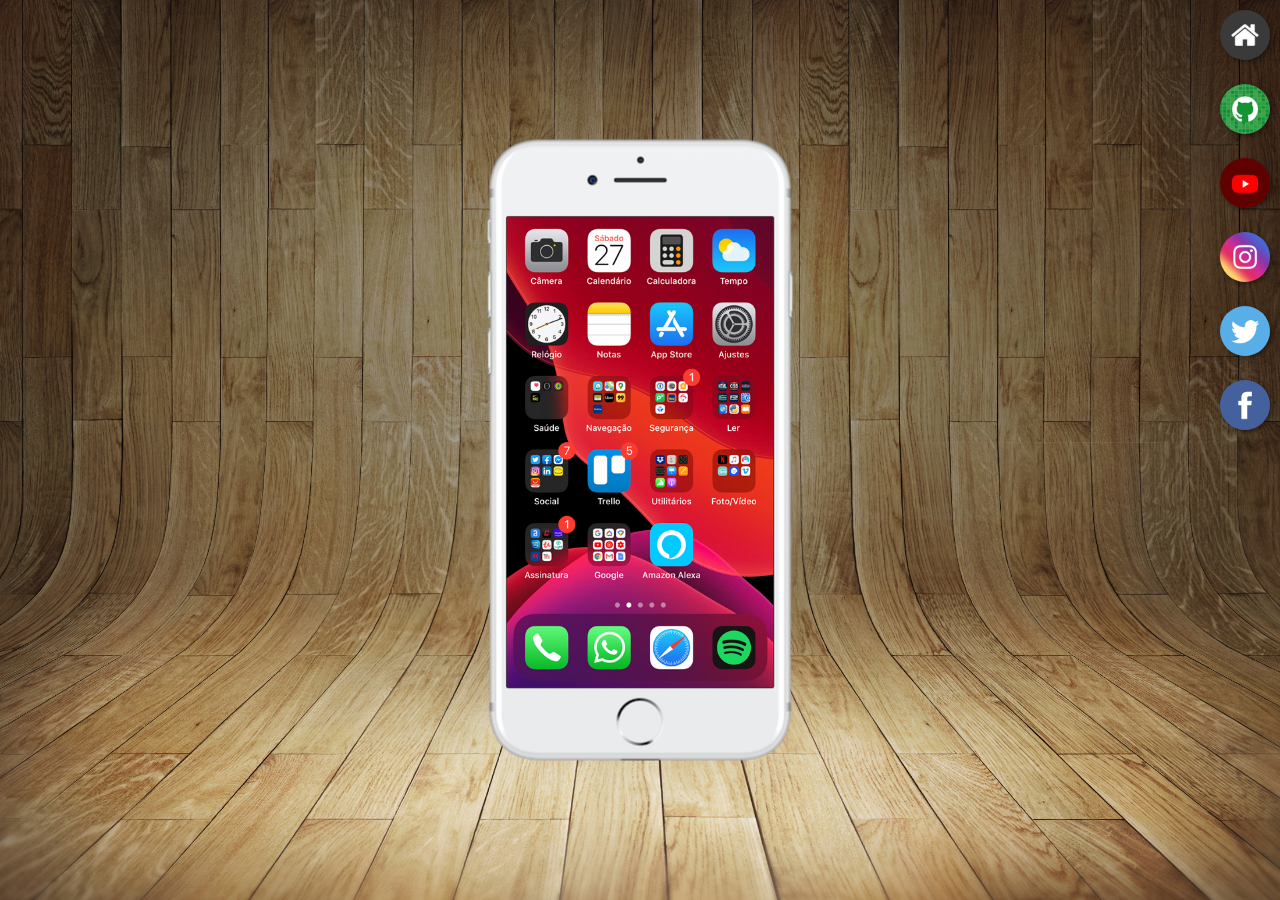
<file: index.html>
<!DOCTYPE html>
<html lang="pt-br">
<head>
    <meta charset="UTF-8">
    <meta name="viewport" content="width=device-width, initial-scale=1.0">
    <title>Projeto Redes Sociais</title>
    <link rel="shortcut icon" href="favicon.ico" type="image/x-icon">
    <link rel="stylesheet" href="estilos/style.css">
</head>
<body>
    <main>
        <section id="telefone">
            <iframe src="home.html" name="tela" id="tela" frameborder="0">
                Seu navegador não é compativel com isso.
            </iframe>

        </section>
        <section id="redes-sociais">

            <a href="home.html" target="tela"><img src="imagens/logo-home.jpg" alt="Home"></a><br>
            <a href="github.html" target="tela"><img src="imagens/logo-github.jpg" alt="Github"></a><br>
            <a href="youtube.html" target="tela"><img src="imagens/logo-youtube.jpg" alt="Youtube"></a><br>
            <a href="instagram.html" target="tela"><img src="imagens/logo-instagram.jpg" alt="Instagram"></a><br>
            <a href="twitter.html" target="tela"><img src="imagens/logo-twitter.jpg" alt="Twitter"></a><br>
            <a href="facebook.html" target="tela"><img src="imagens/logo-facebook.jpg" alt="Facebook"></a><br>

        </section>
    </main>
</body>
</html>
</file>
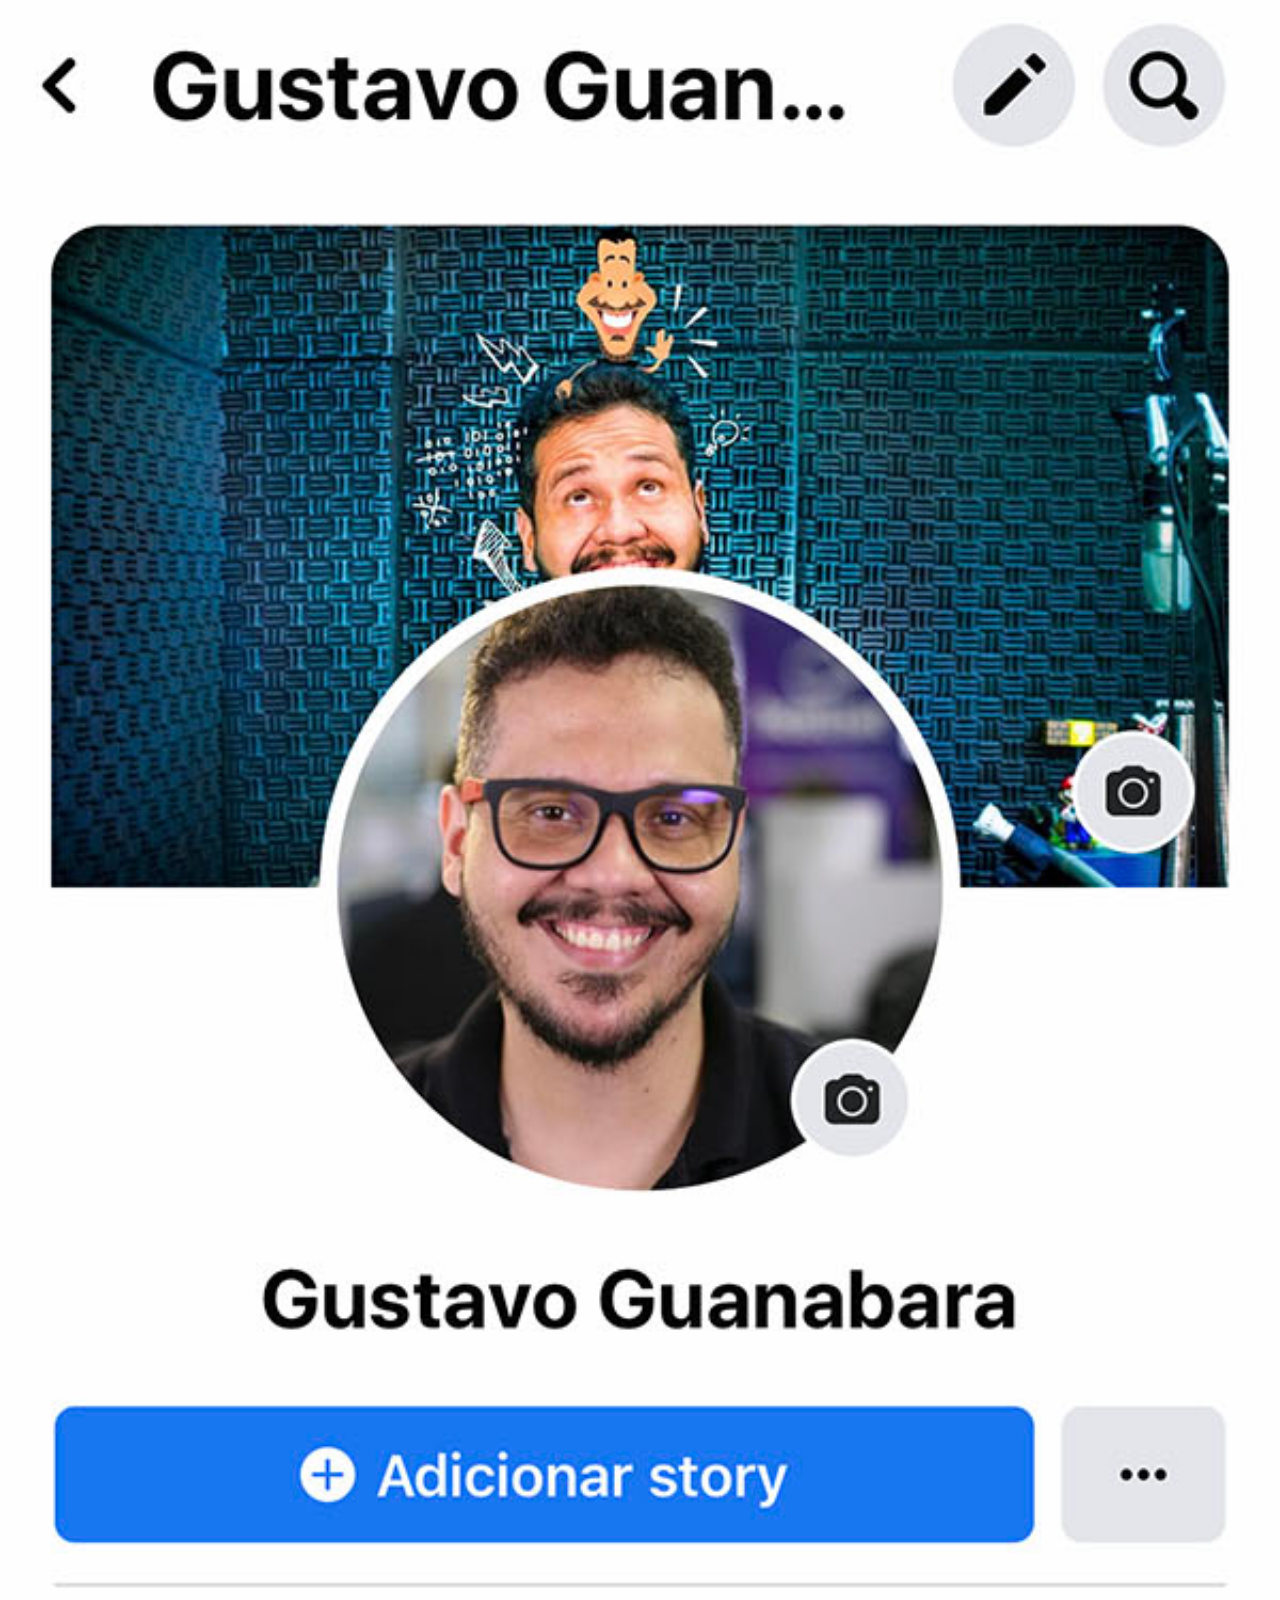
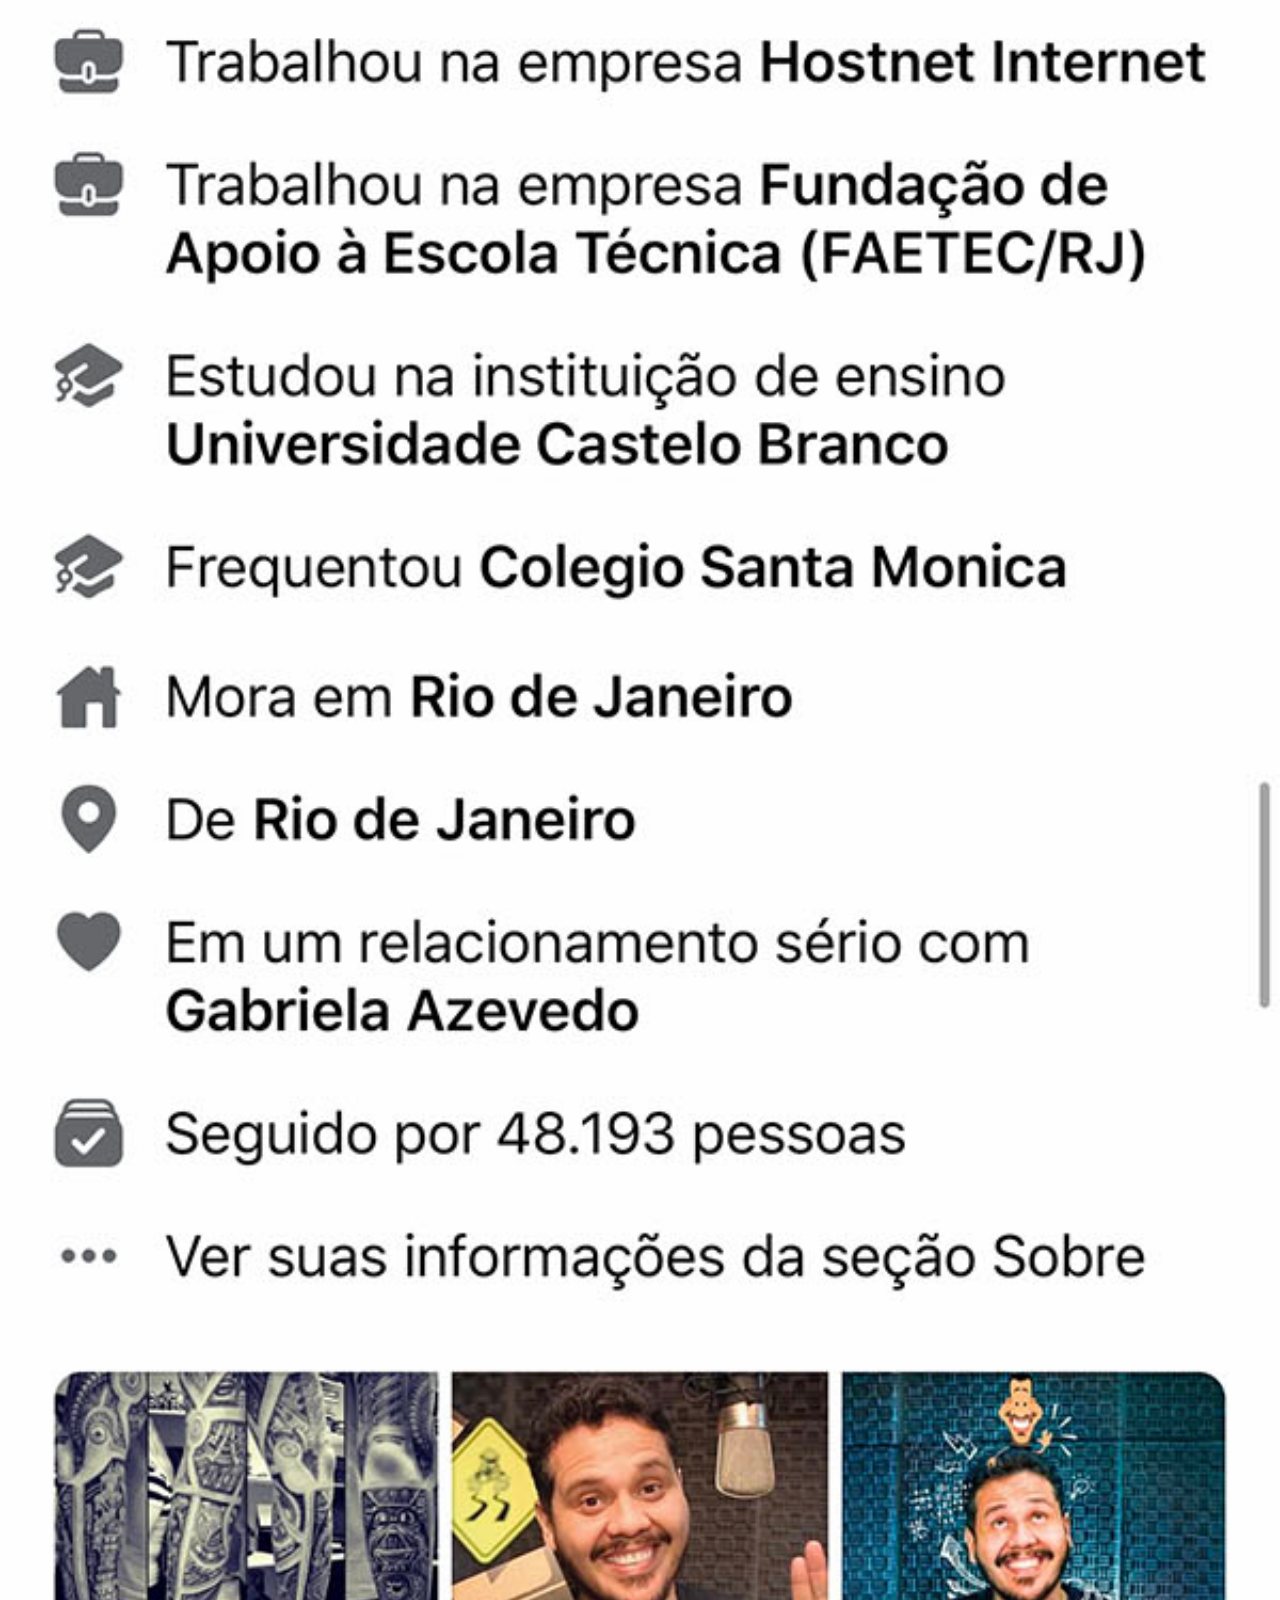
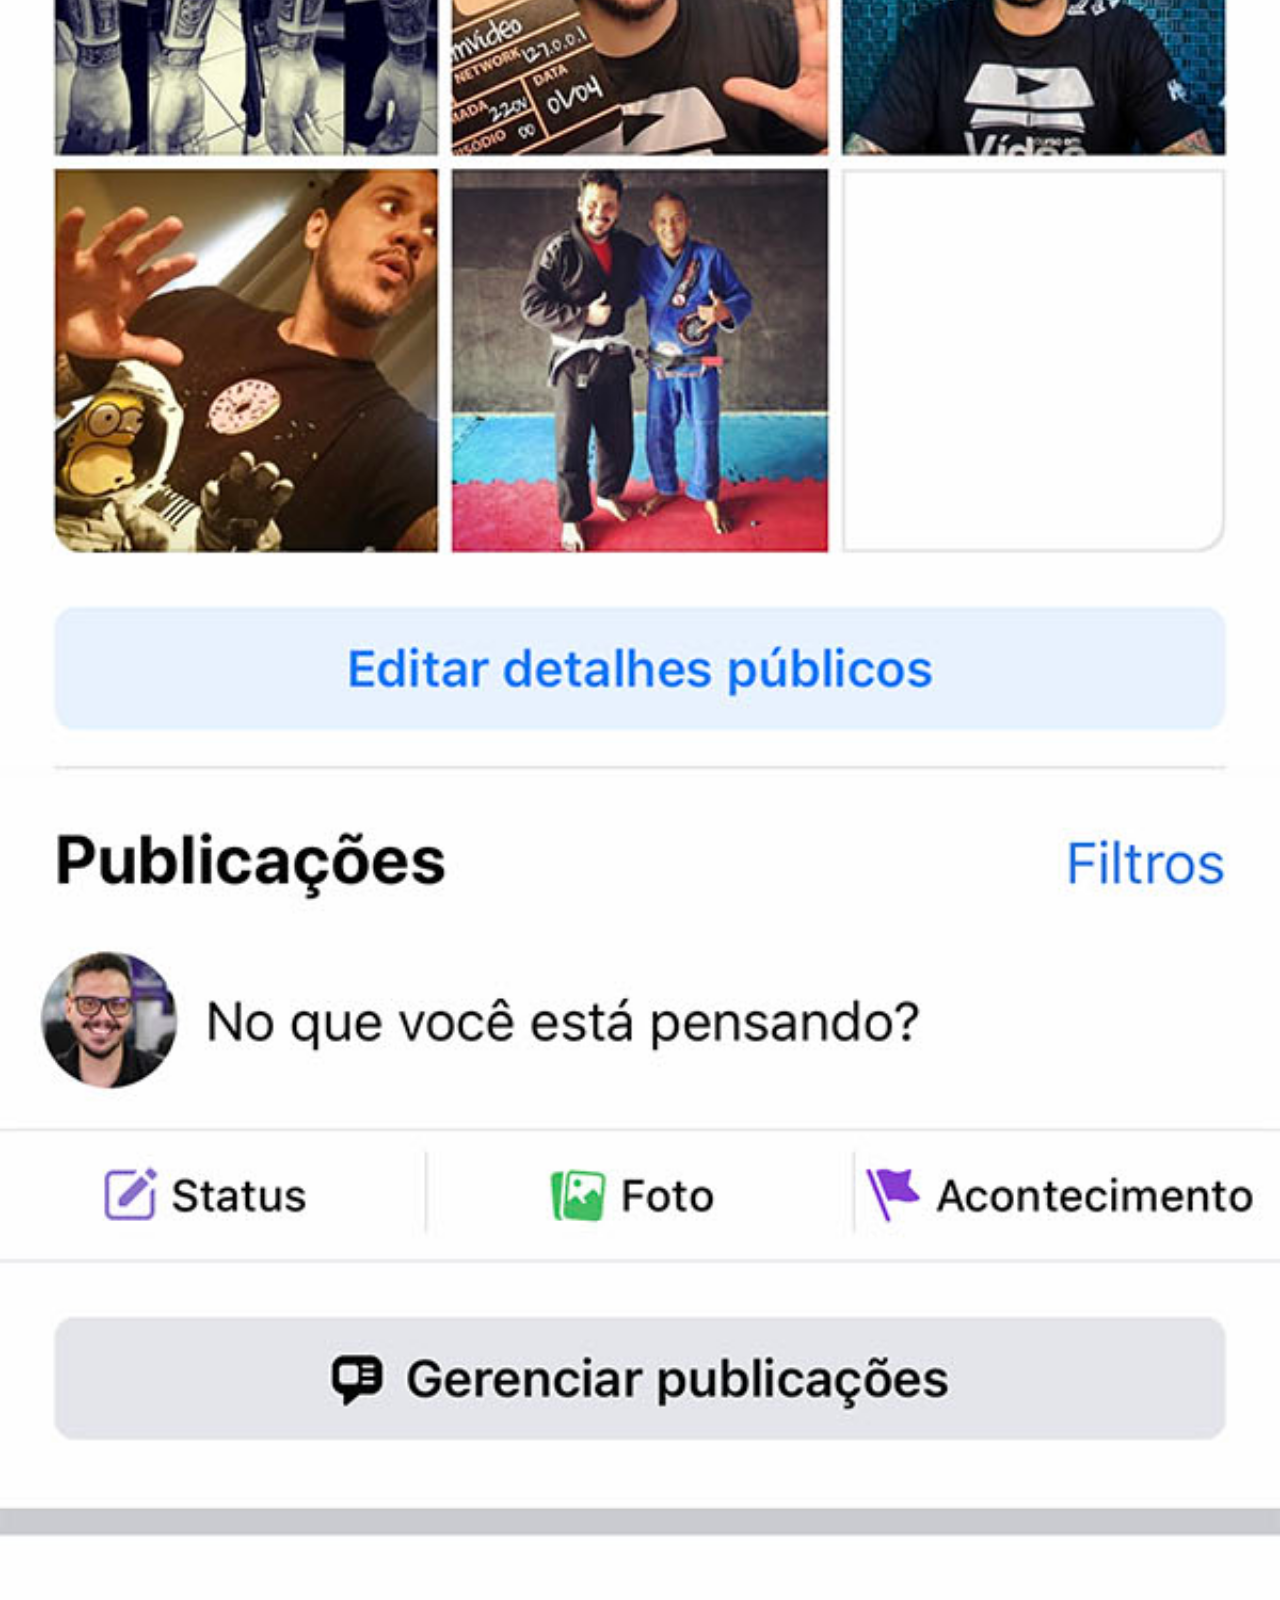
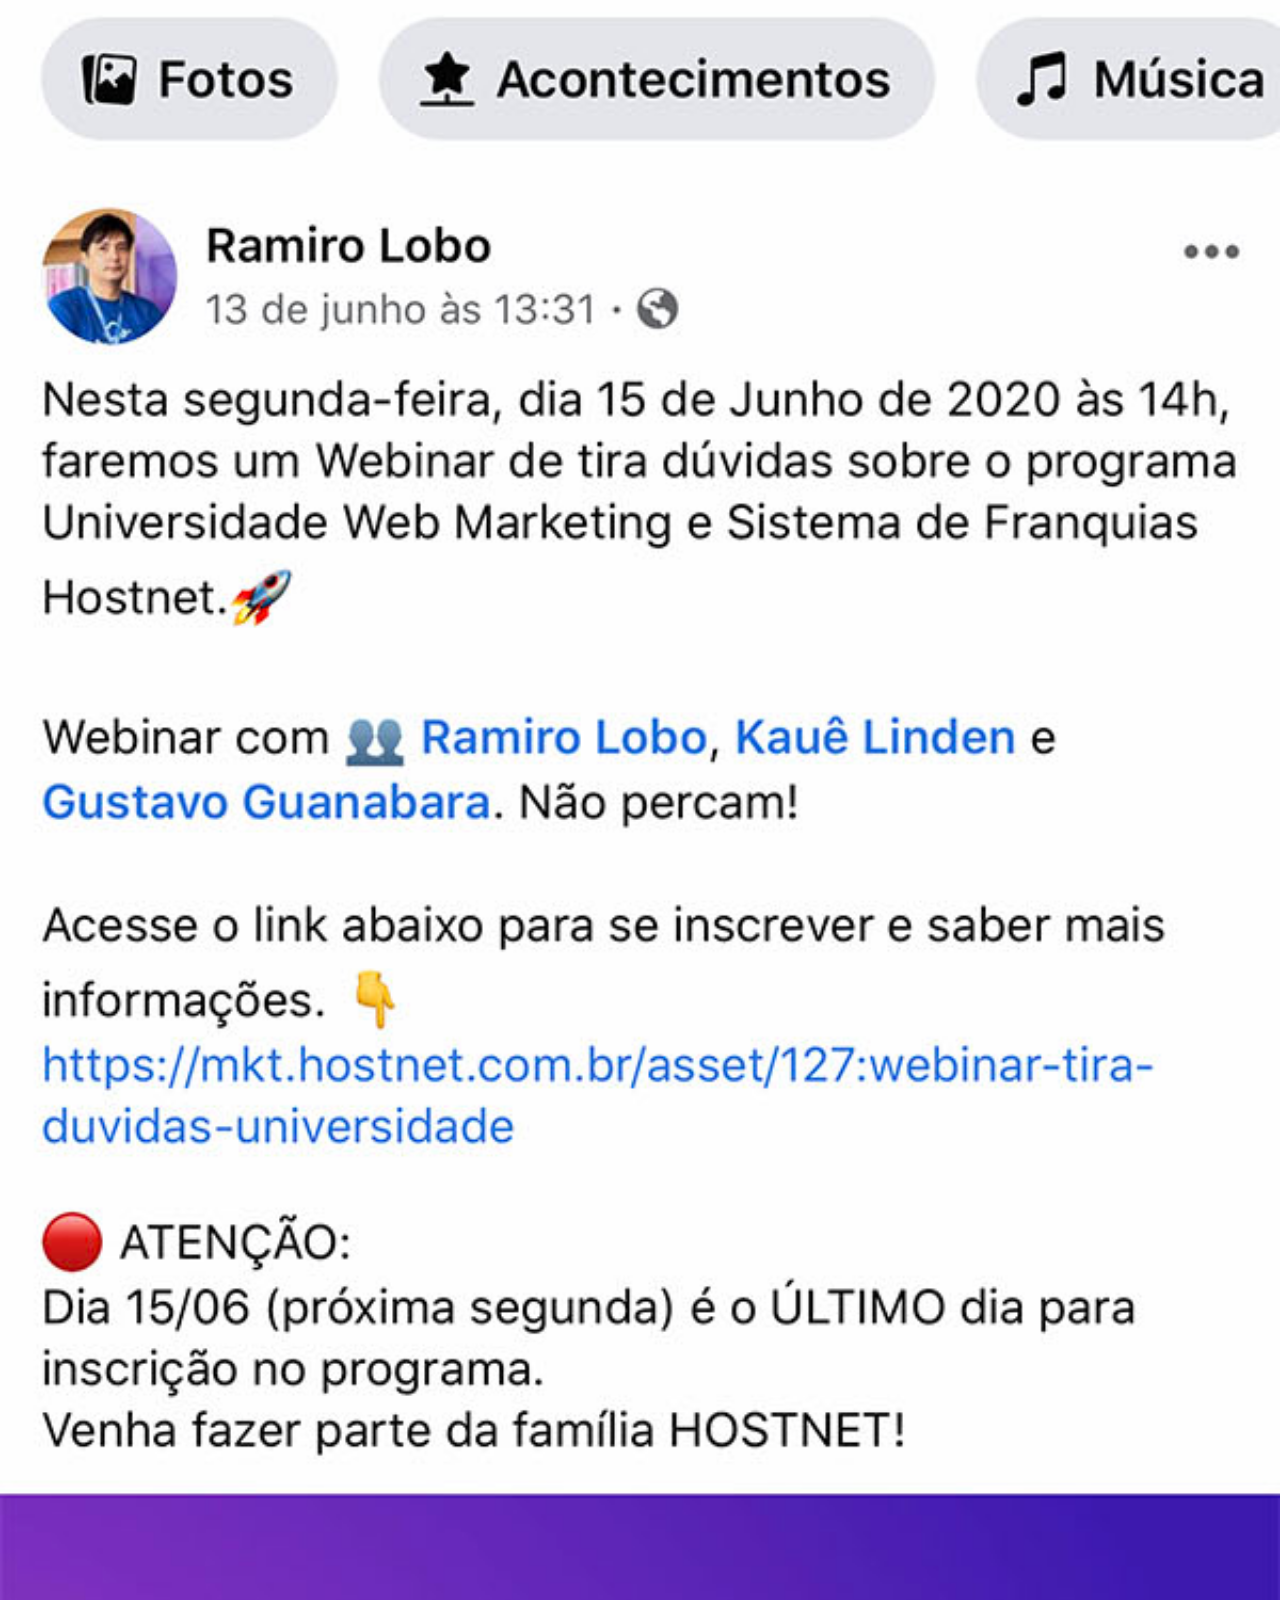
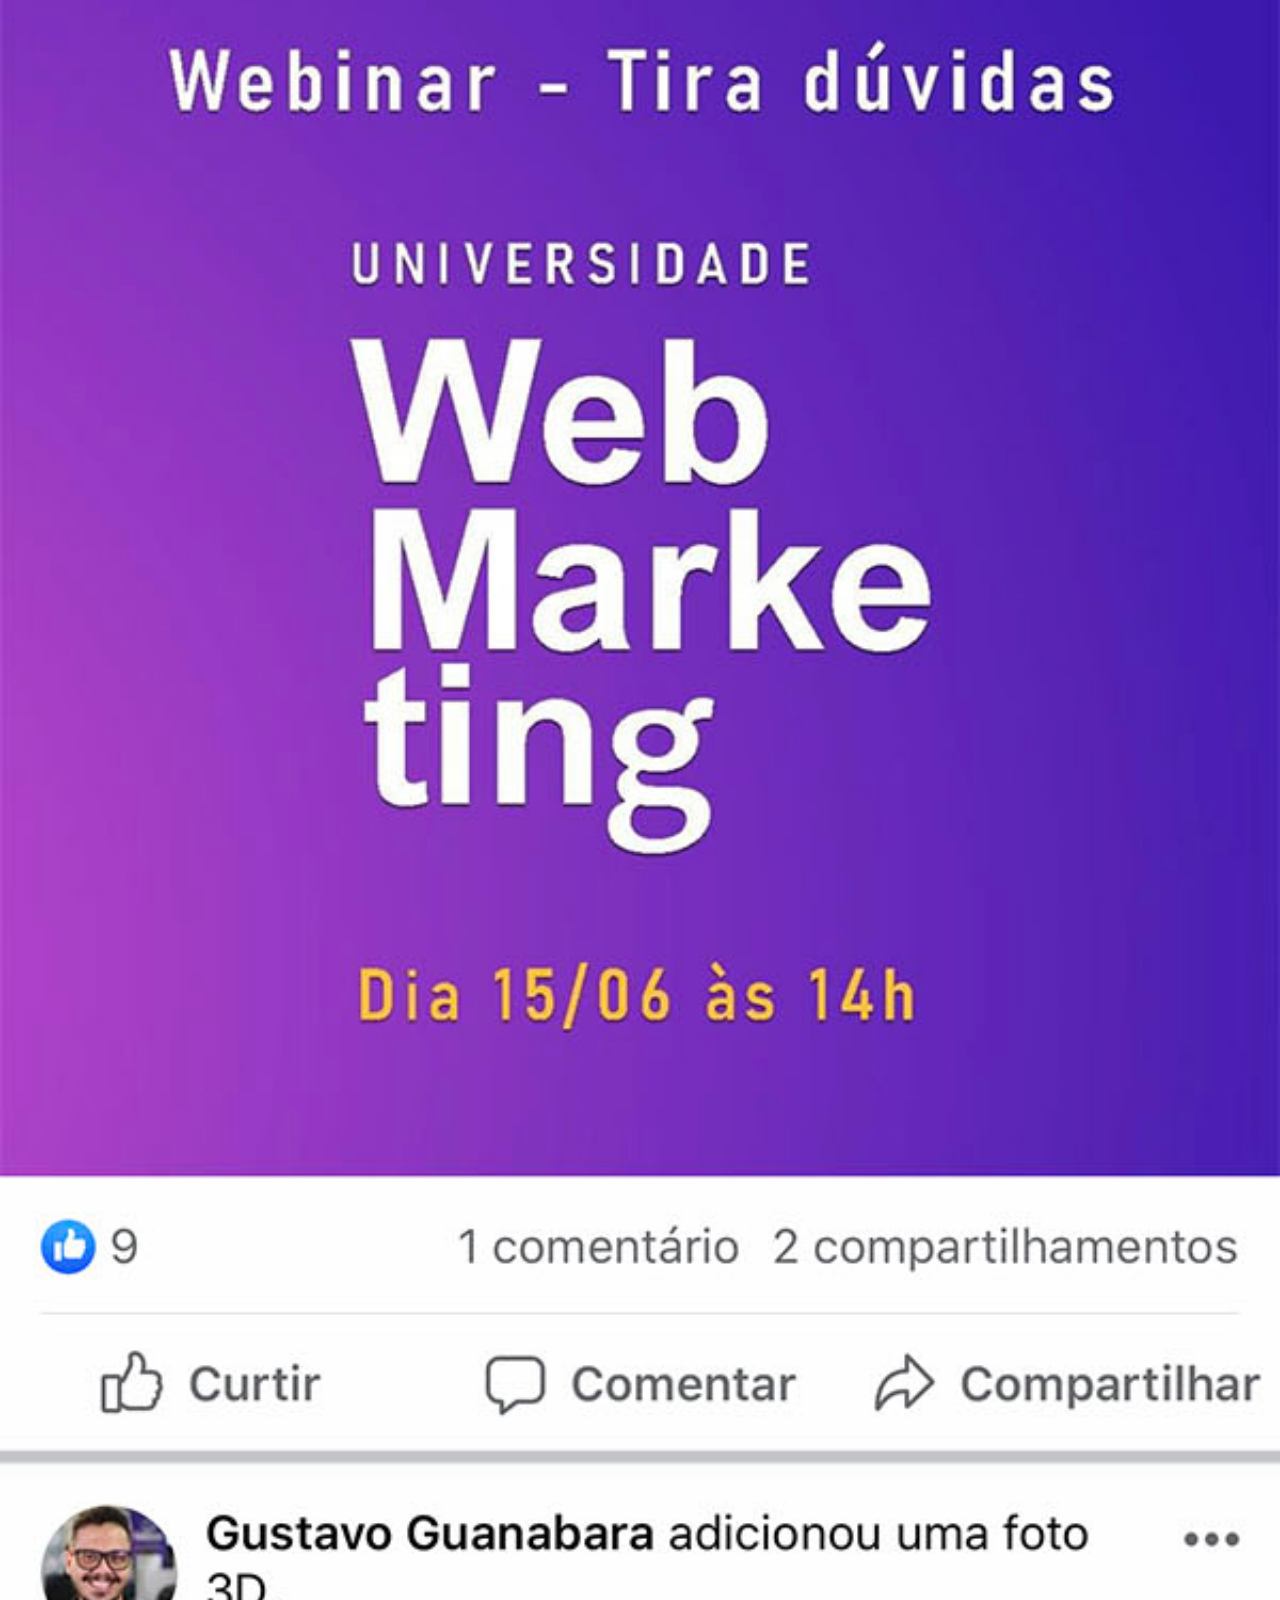
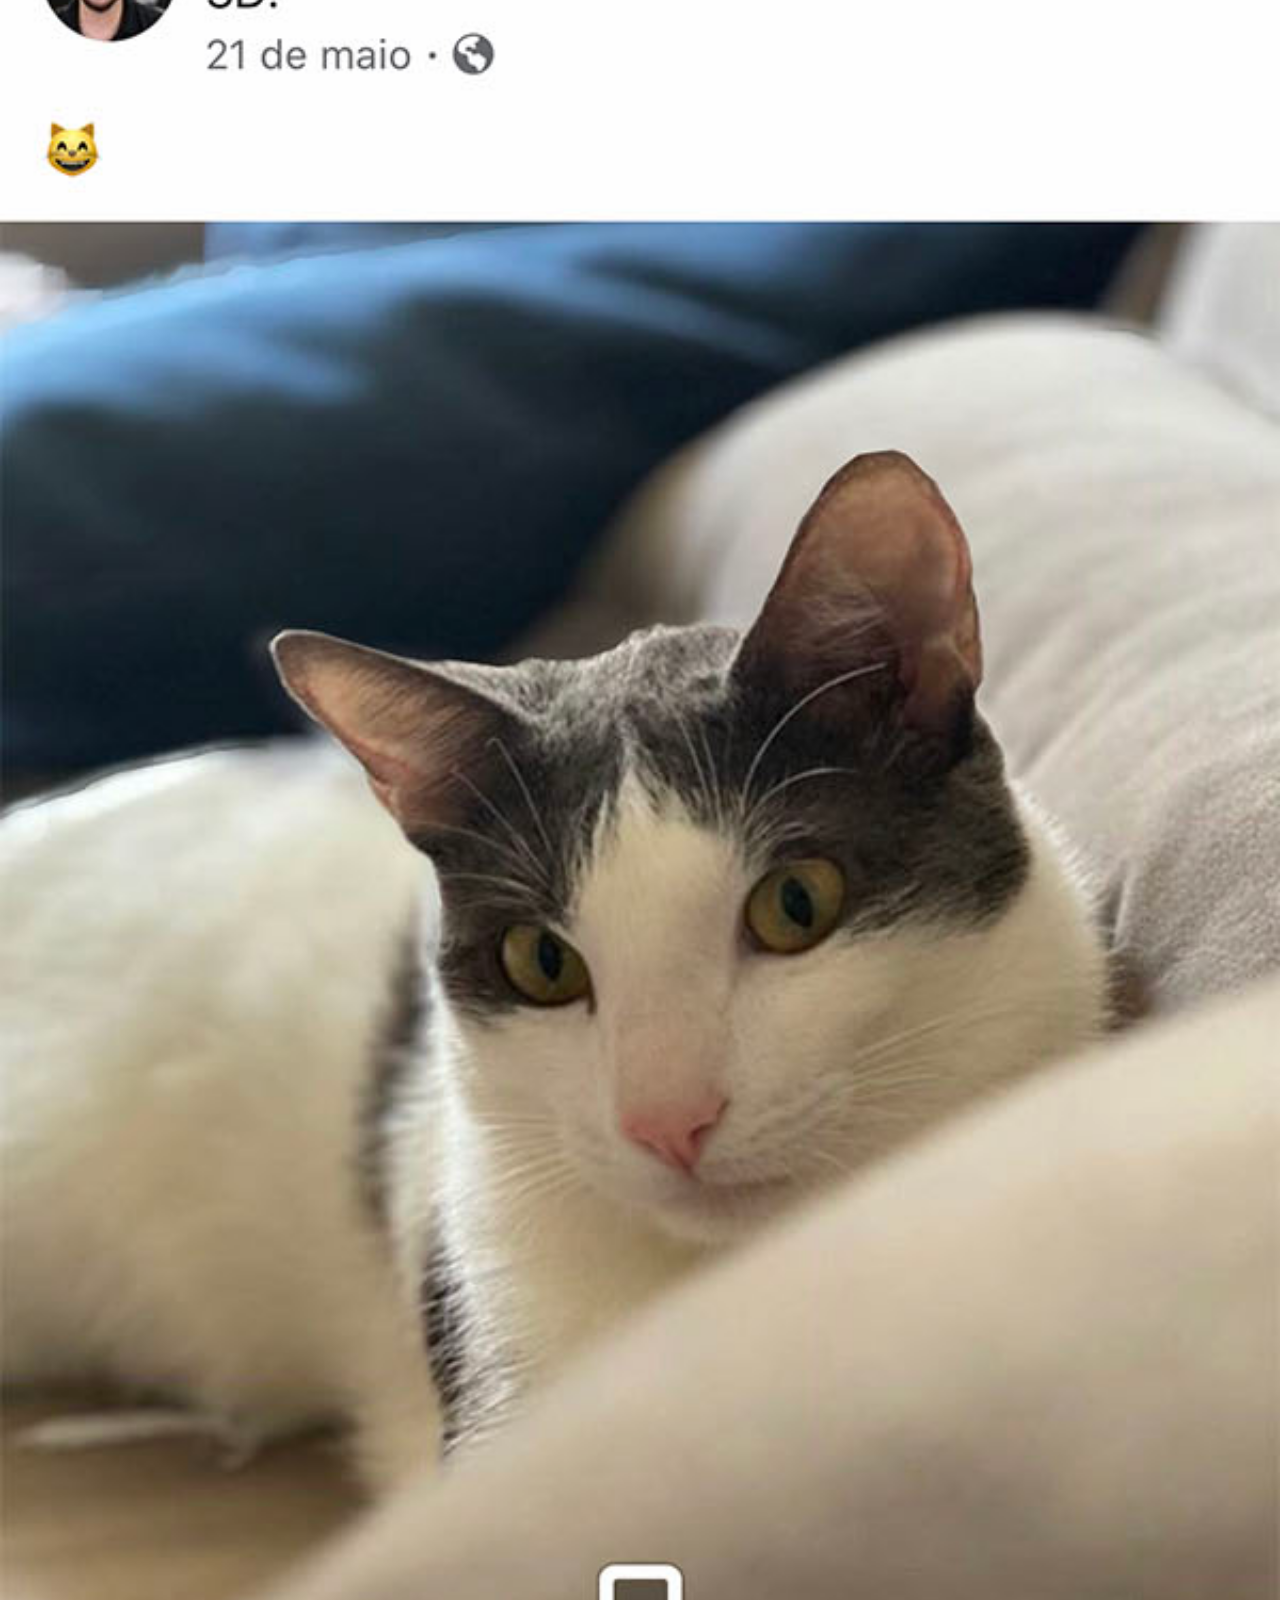
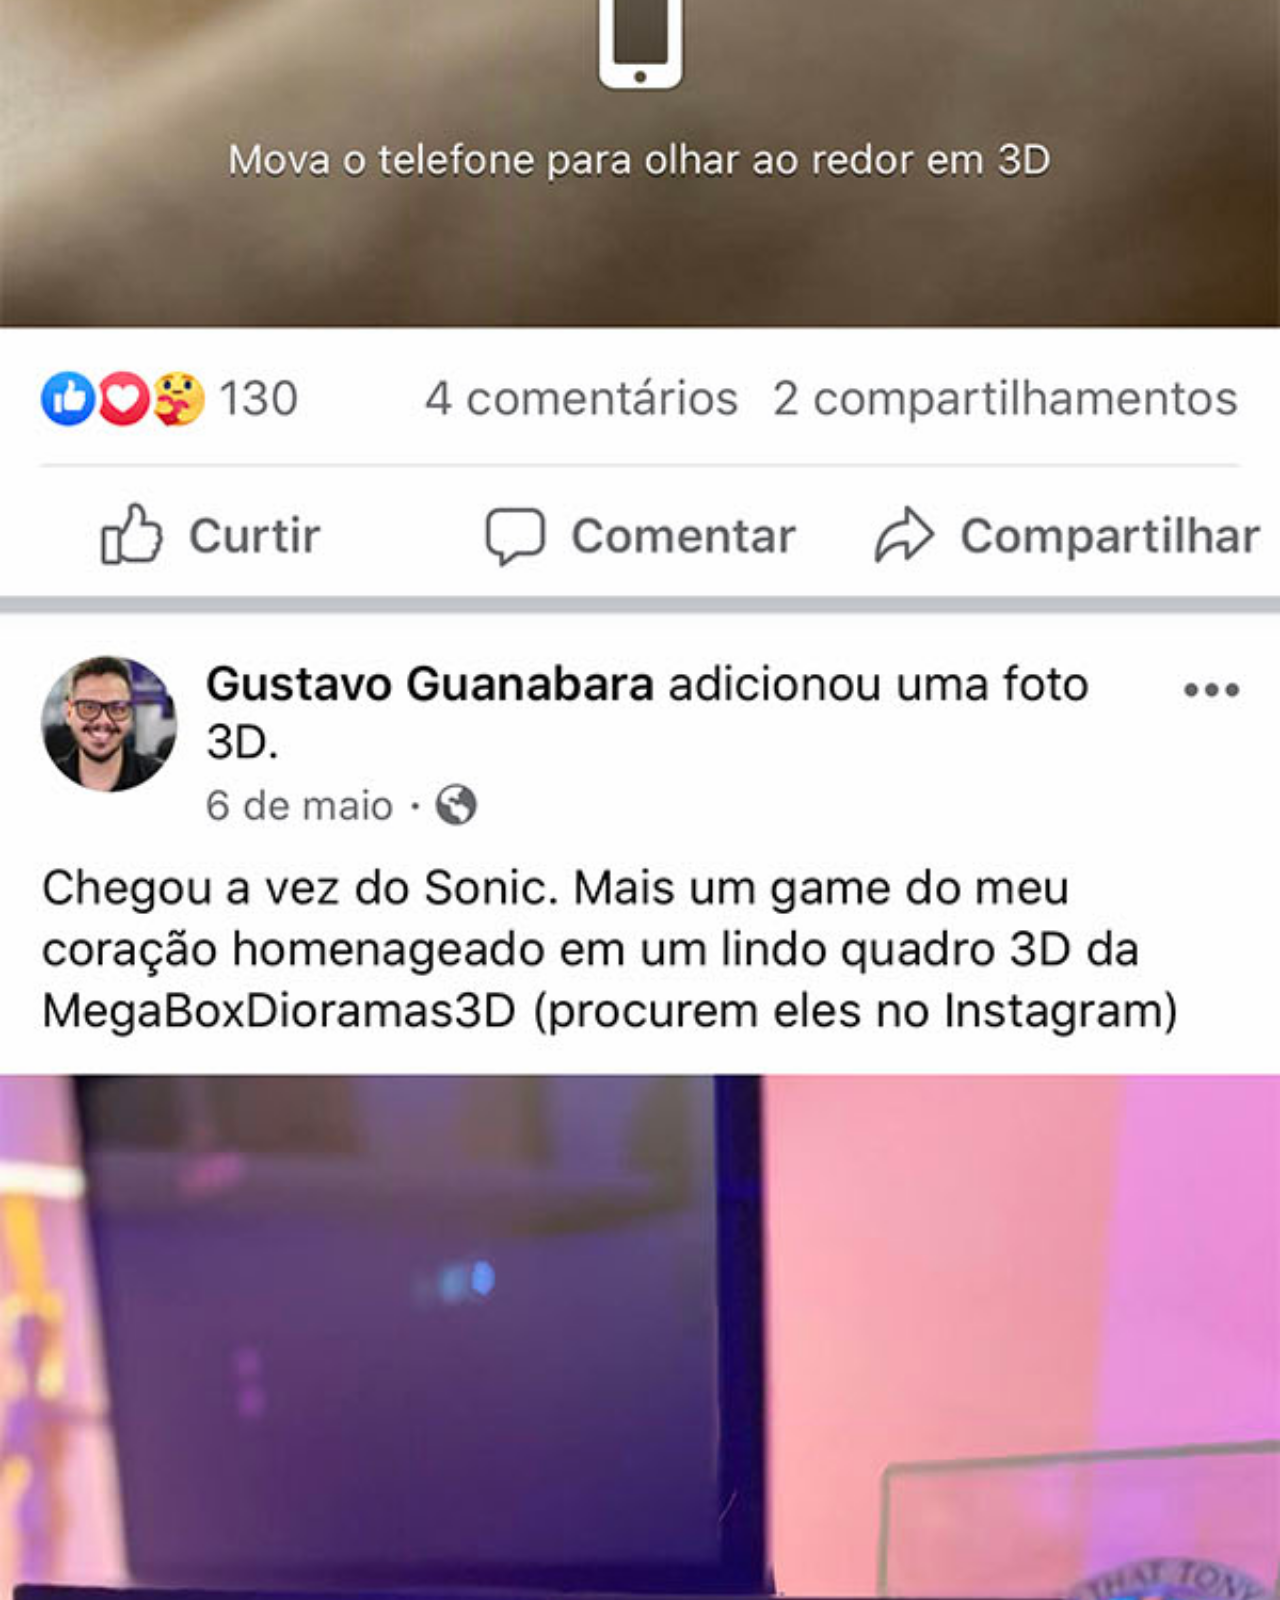
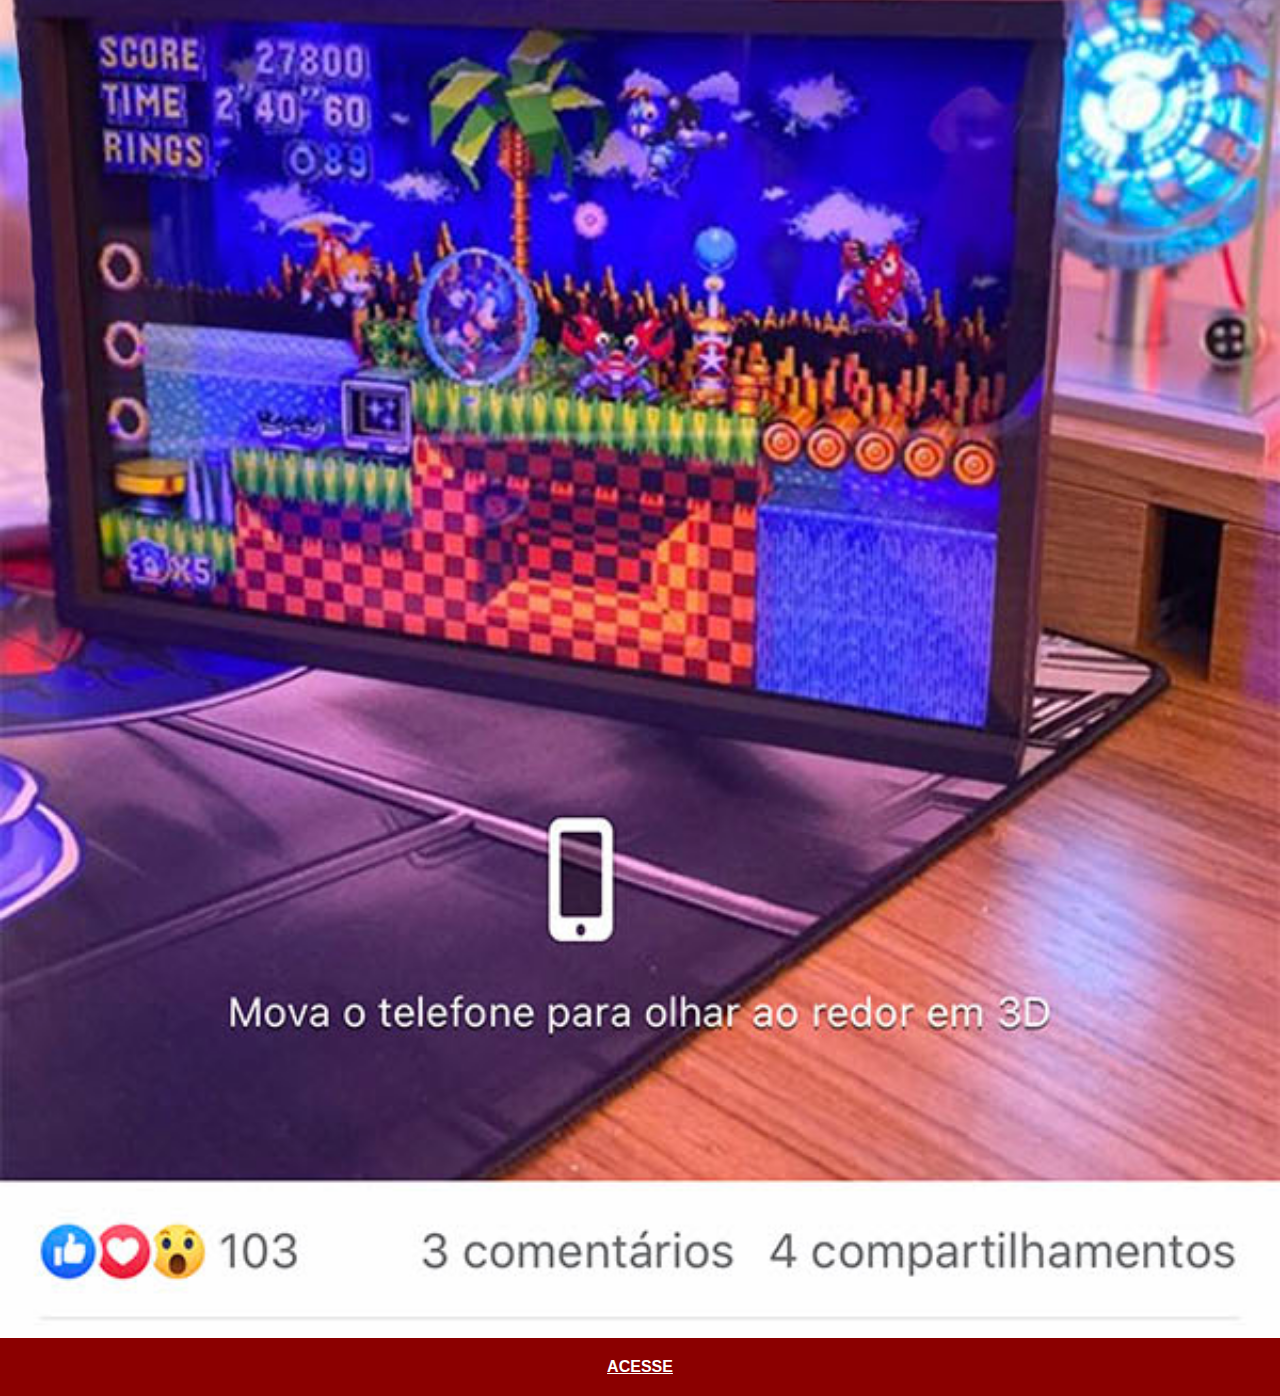
<file: facebook.html>
<!DOCTYPE html>
<html lang="pt-br">
<head>
    <meta charset="UTF-8">
    <meta name="viewport" content="width=device-width, initial-scale=1.0">
    <title>Facebook</title>
    <link rel="stylesheet" href="estilos/social.css">
</head>
<body>
    <img src="imagens/tela-facebook.jpg" alt="Facebook"><a href="https://www.facebook.com/gustavoguanabara/?locale=pt_BR" target="_blank">ACESSE</a>
</body>
</html>
</file>
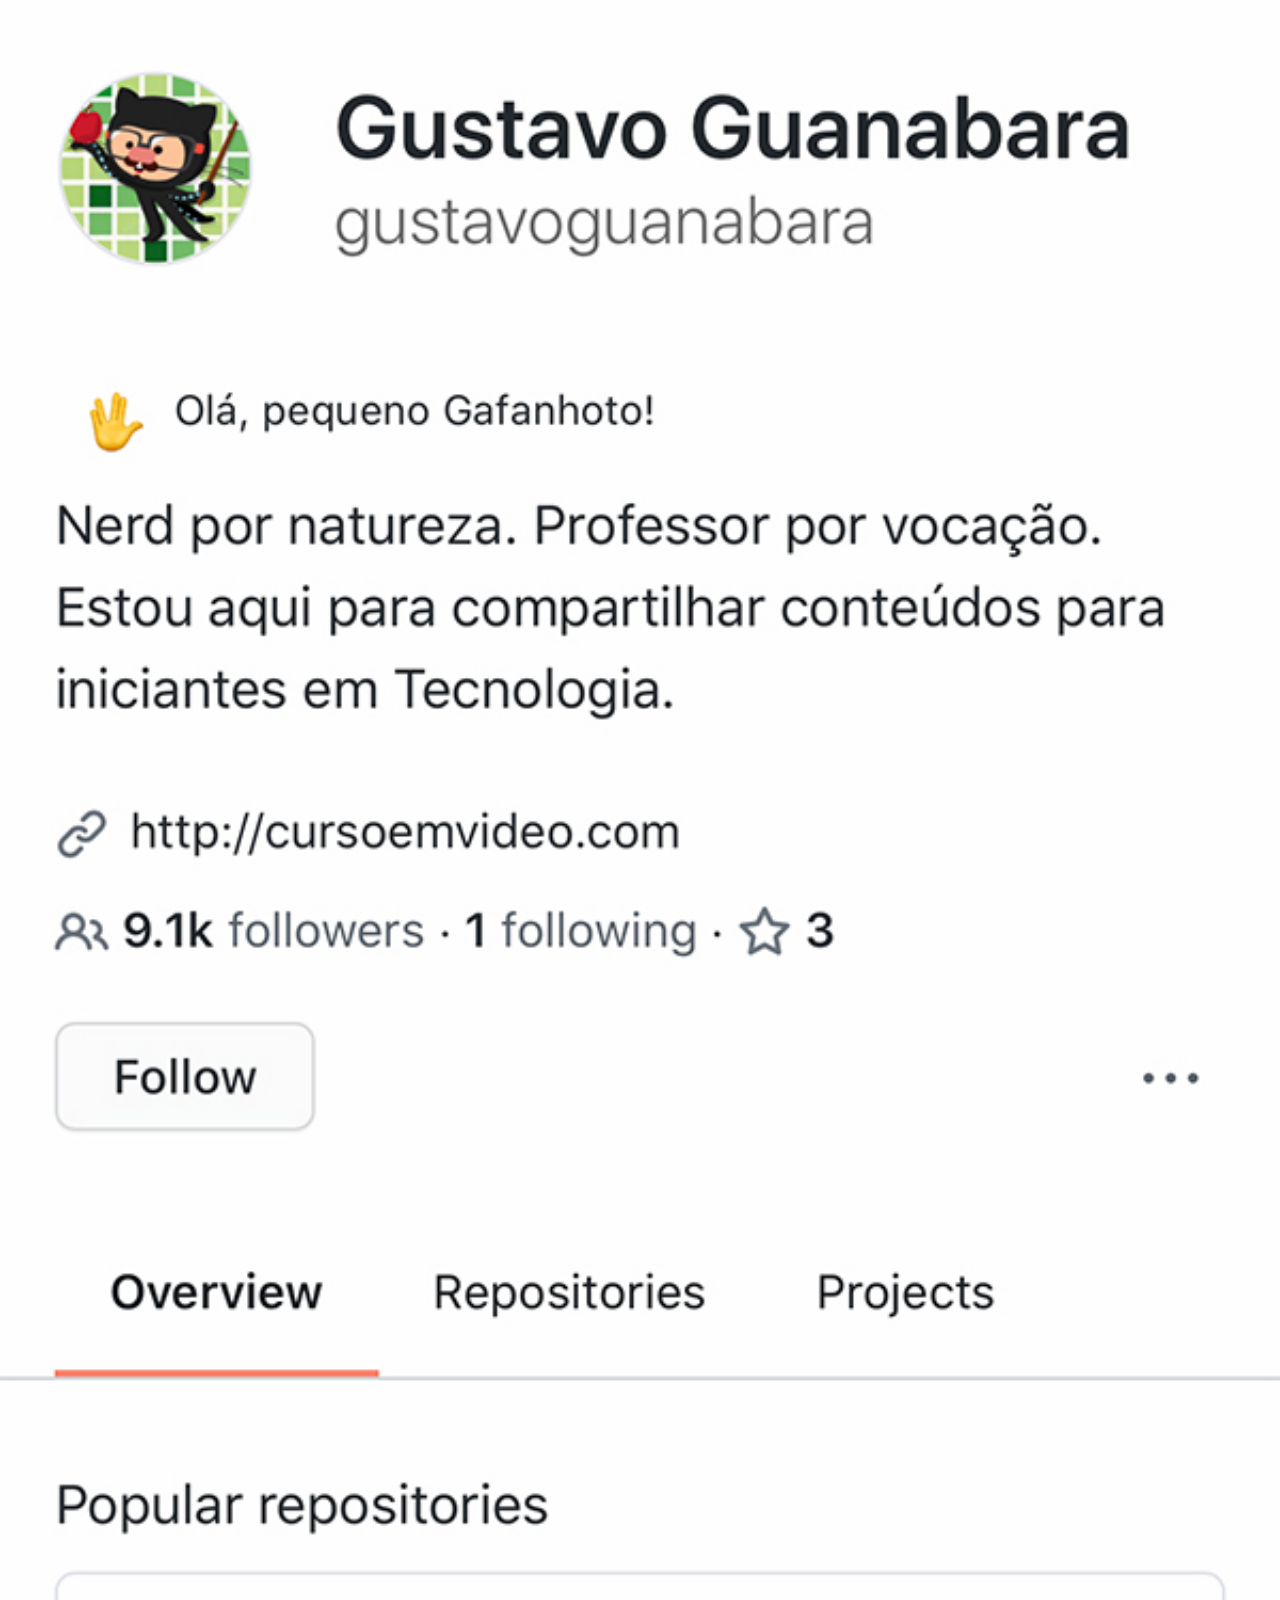
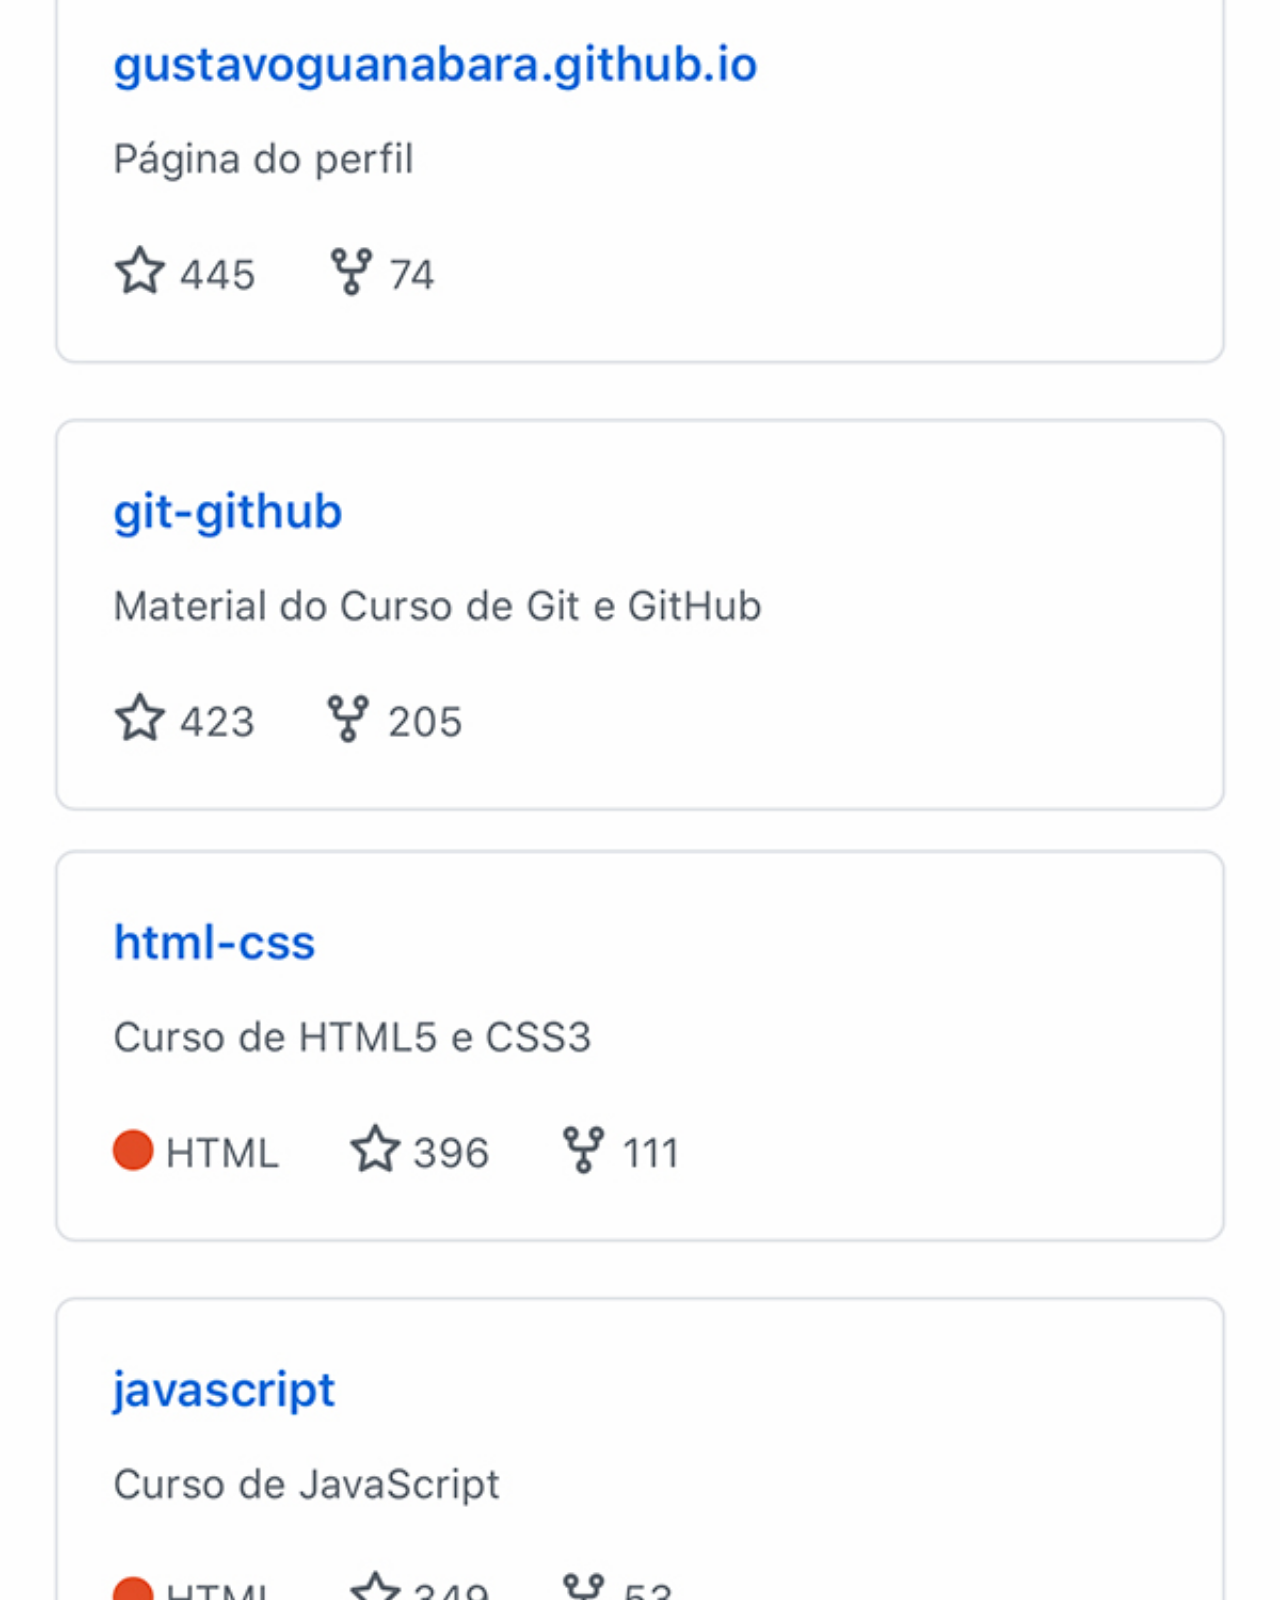
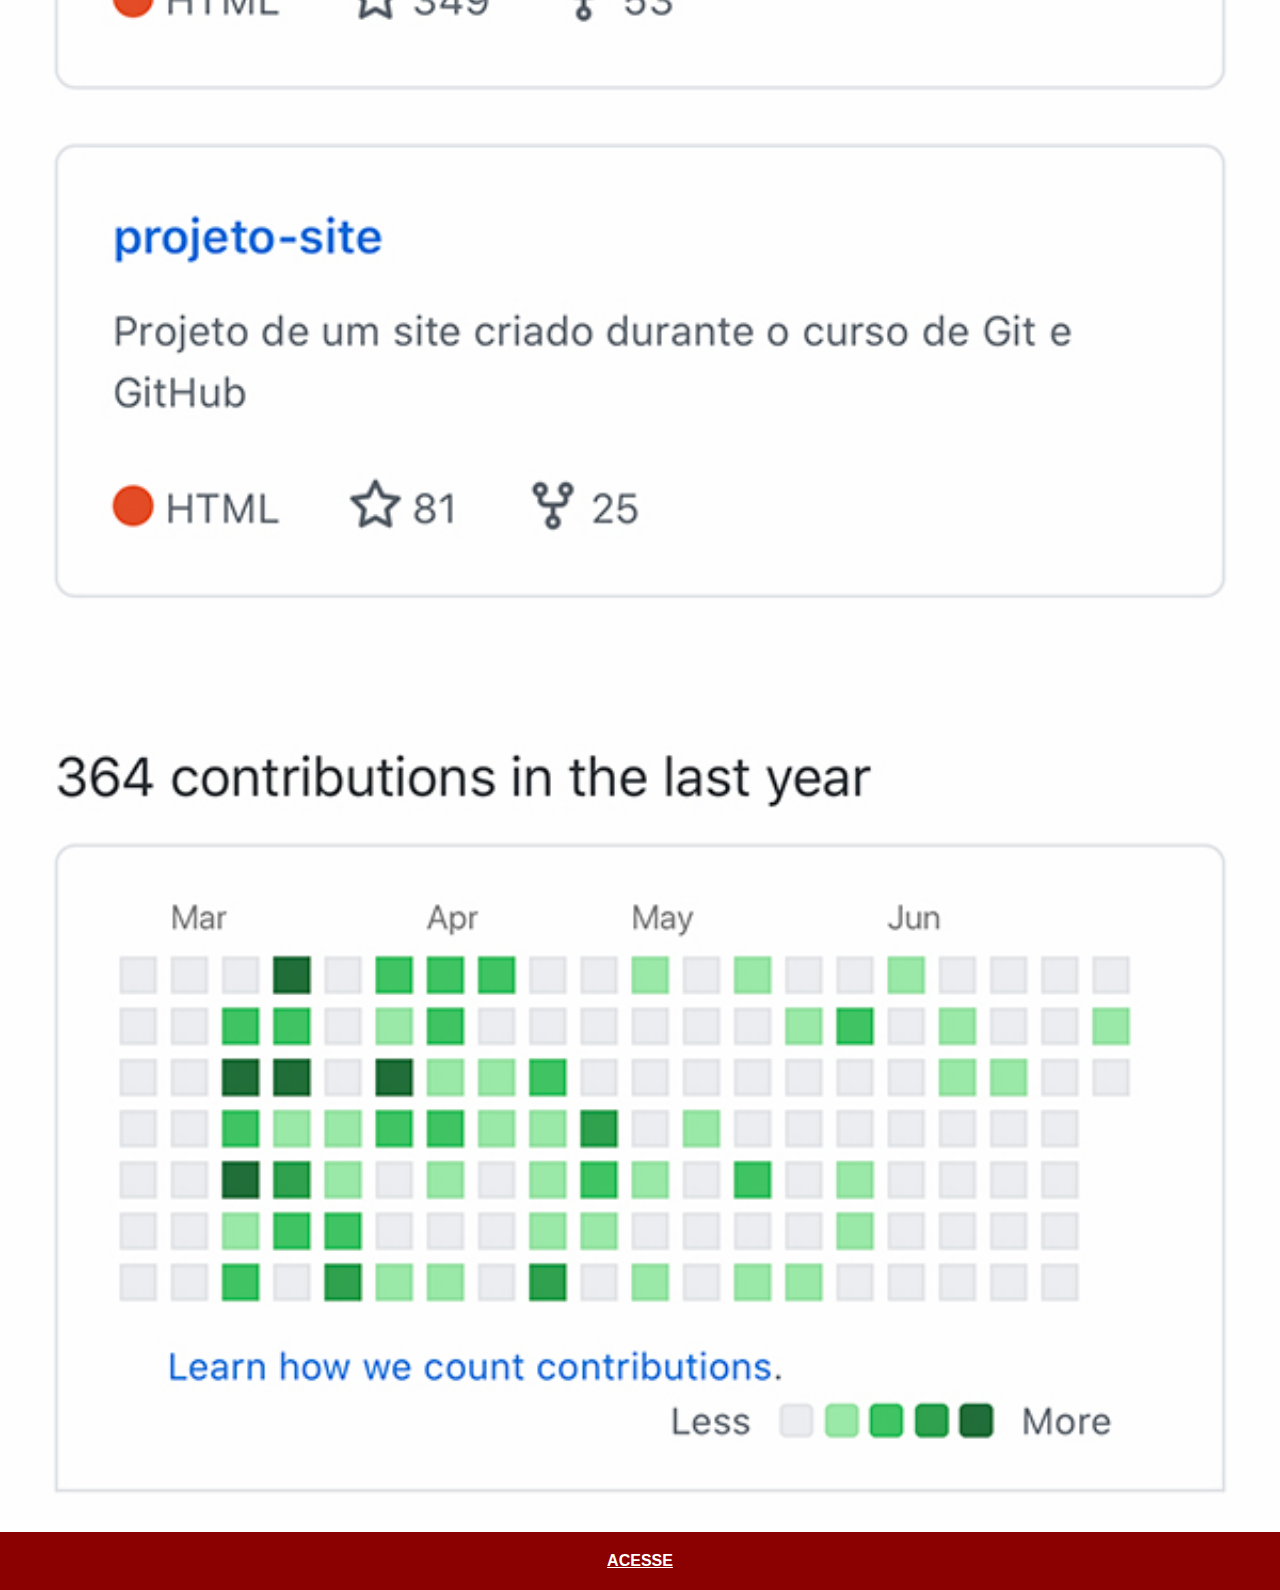
<file: github.html>
<!DOCTYPE html>
<html lang="pt-br">
<head>
    <meta charset="UTF-8">
    <meta name="viewport" content="width=device-width, initial-scale=1.0">
    <title>Github</title>
    <link rel="stylesheet" href="estilos/social.css">
</head>
<body>
    <img src="imagens/tela-github.jpg" alt="Github">
    <a href="https://github.com/LawlietRY" target="_blank">ACESSE</a>
</body>
</html>
</file>
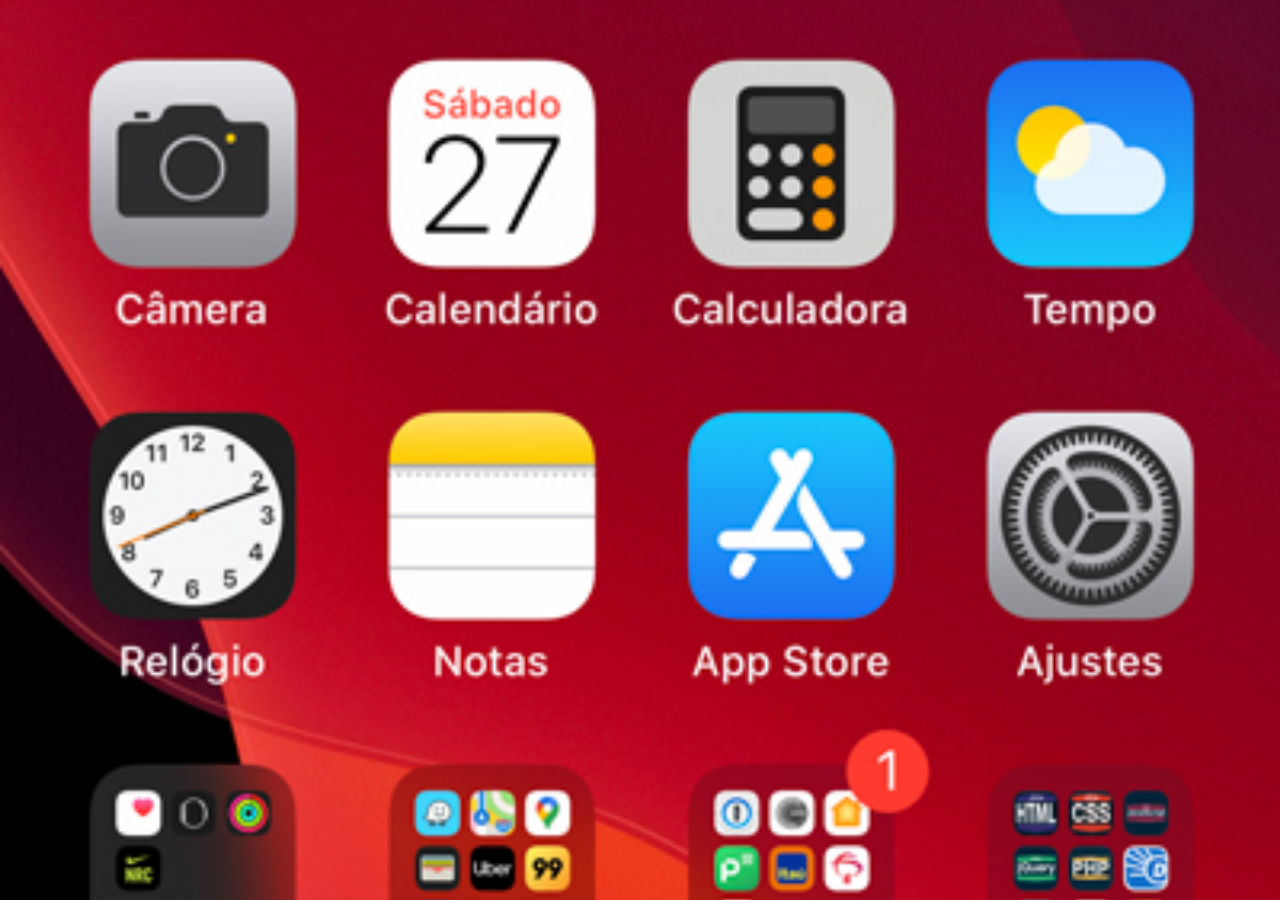
<file: home.html>
<!DOCTYPE html>
<html lang="pt-br">
<head>
    <meta charset="UTF-8">
    <meta name="viewport" content="width=device-width, initial-scale=1.0">
    <title>Home</title>
</head>
<body>
    <style>
        * {
            margin: 0px;
            padding: 0px;
        }

        body {
            width: 100vw;
            height: 100vh;
            background: black url(imagens/tela-home.jpg) no-repeat top center;
            background-size: cover;
        }
    </style>
</body>
</html>
</file>
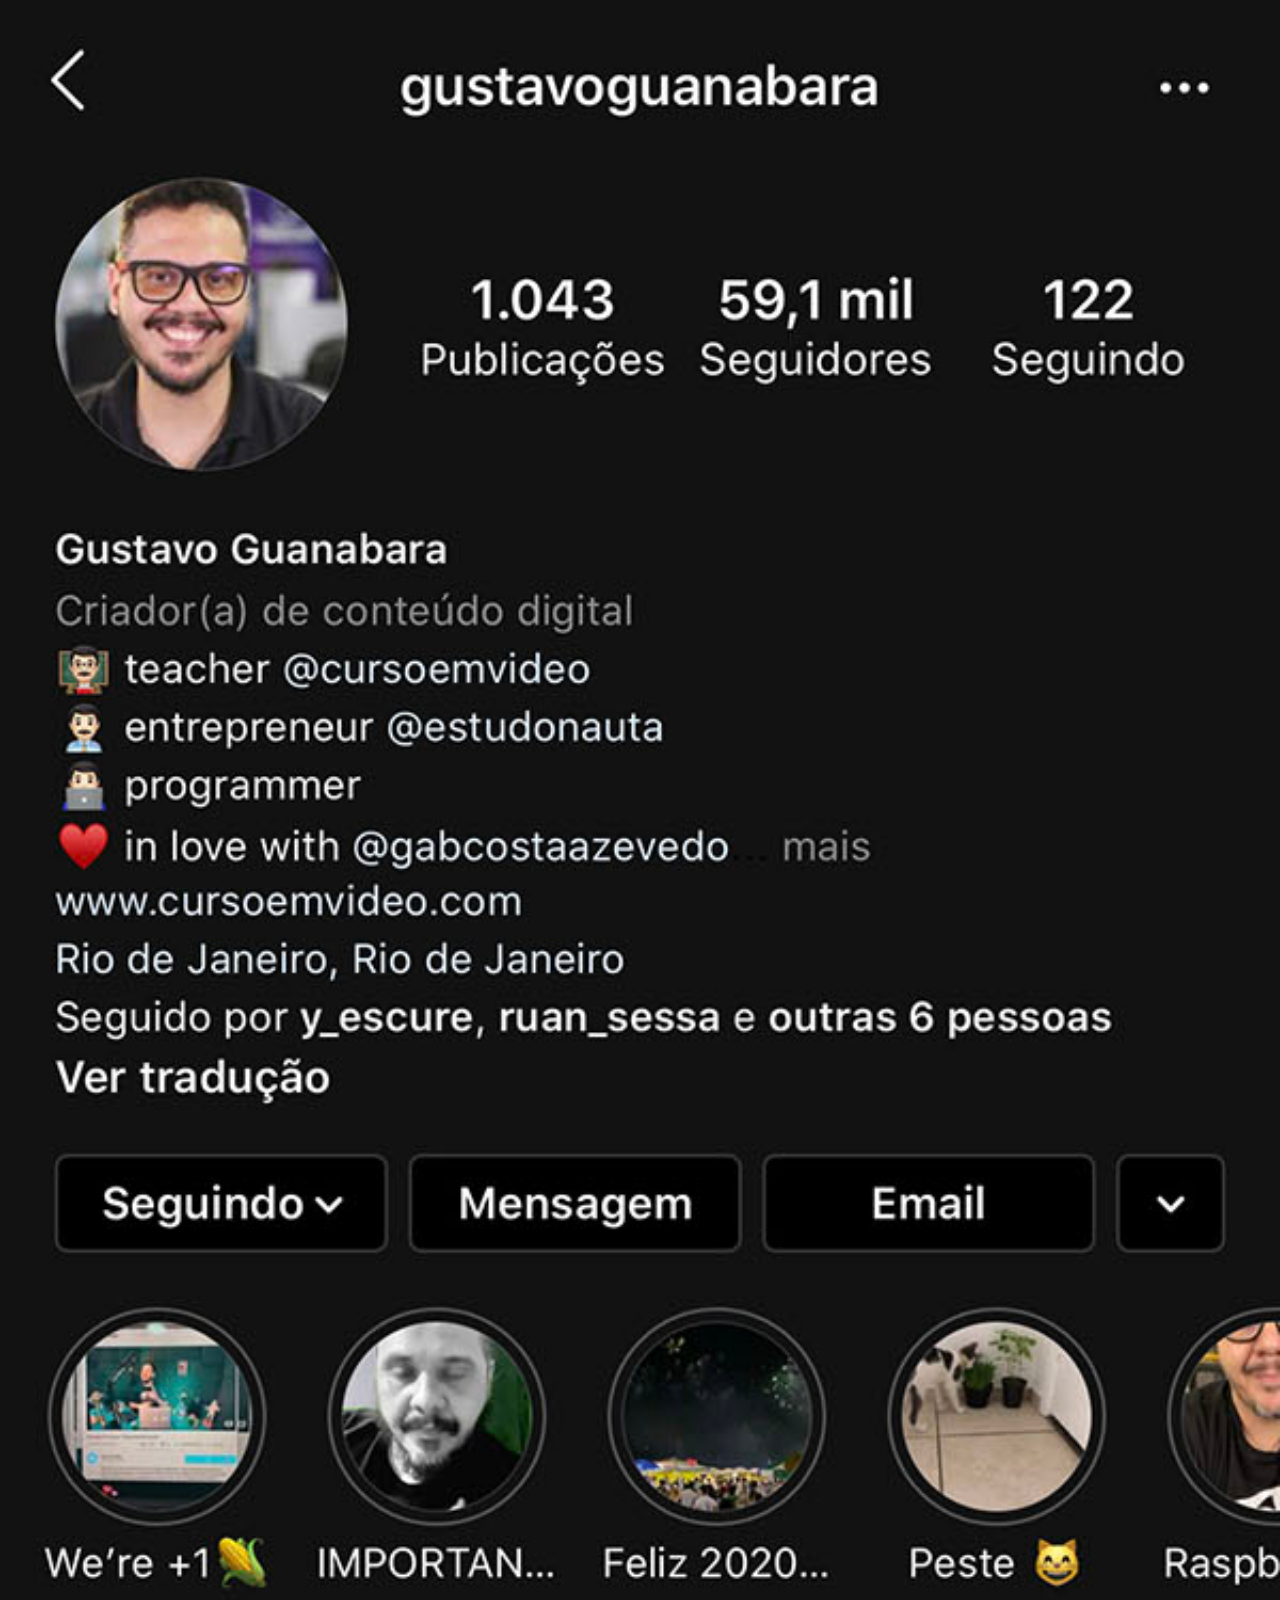
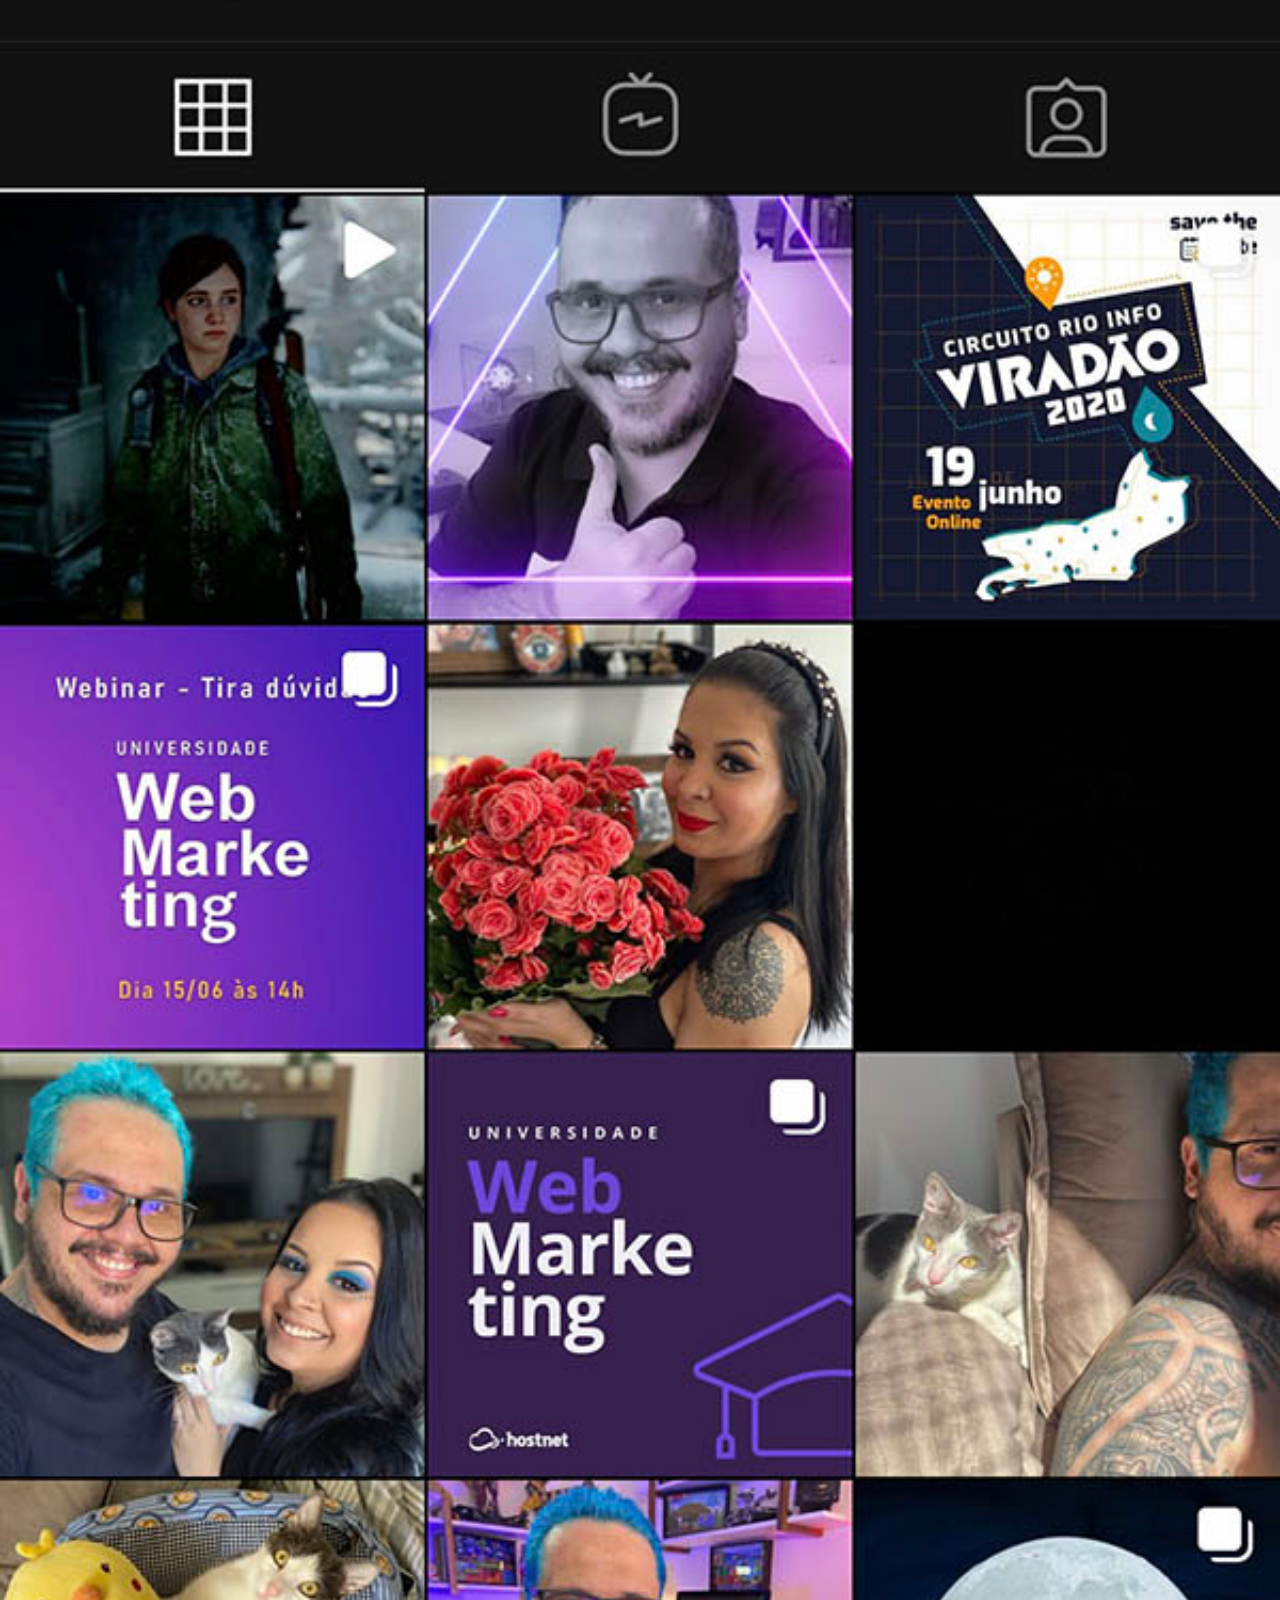
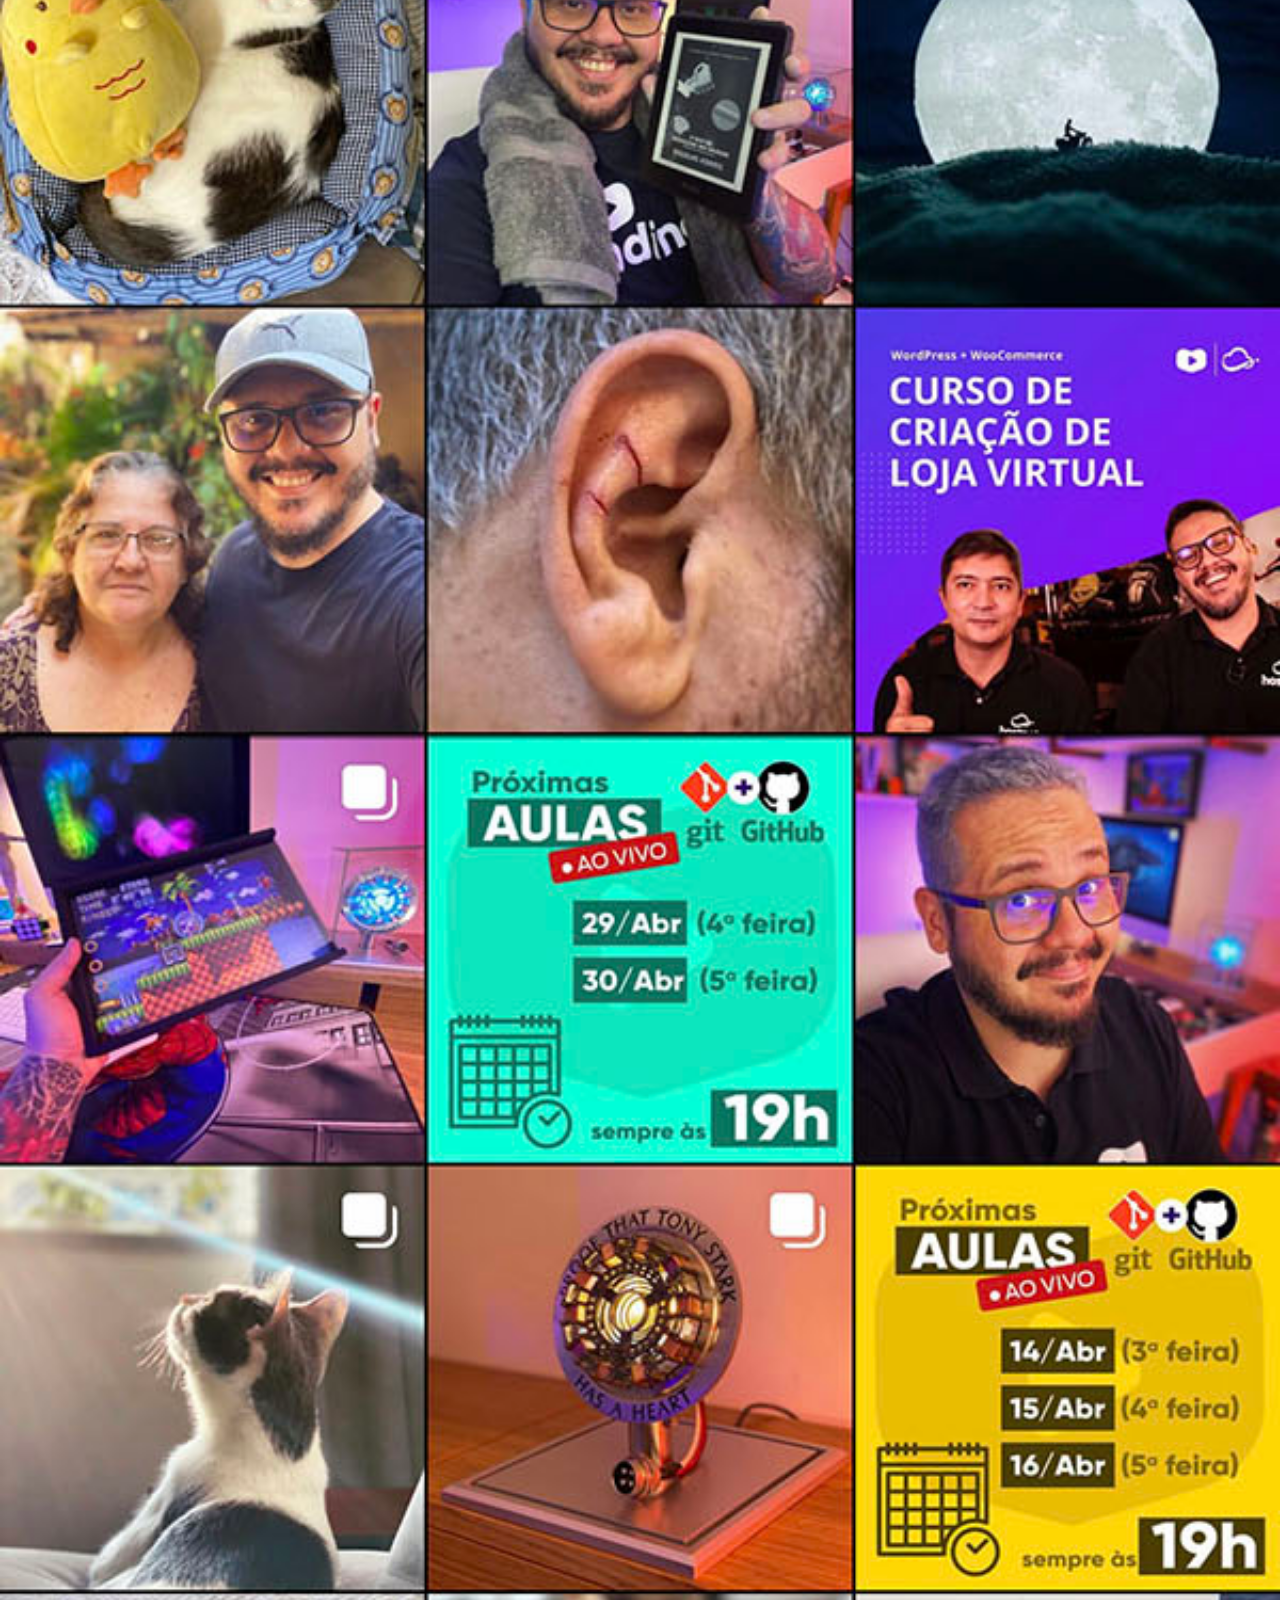
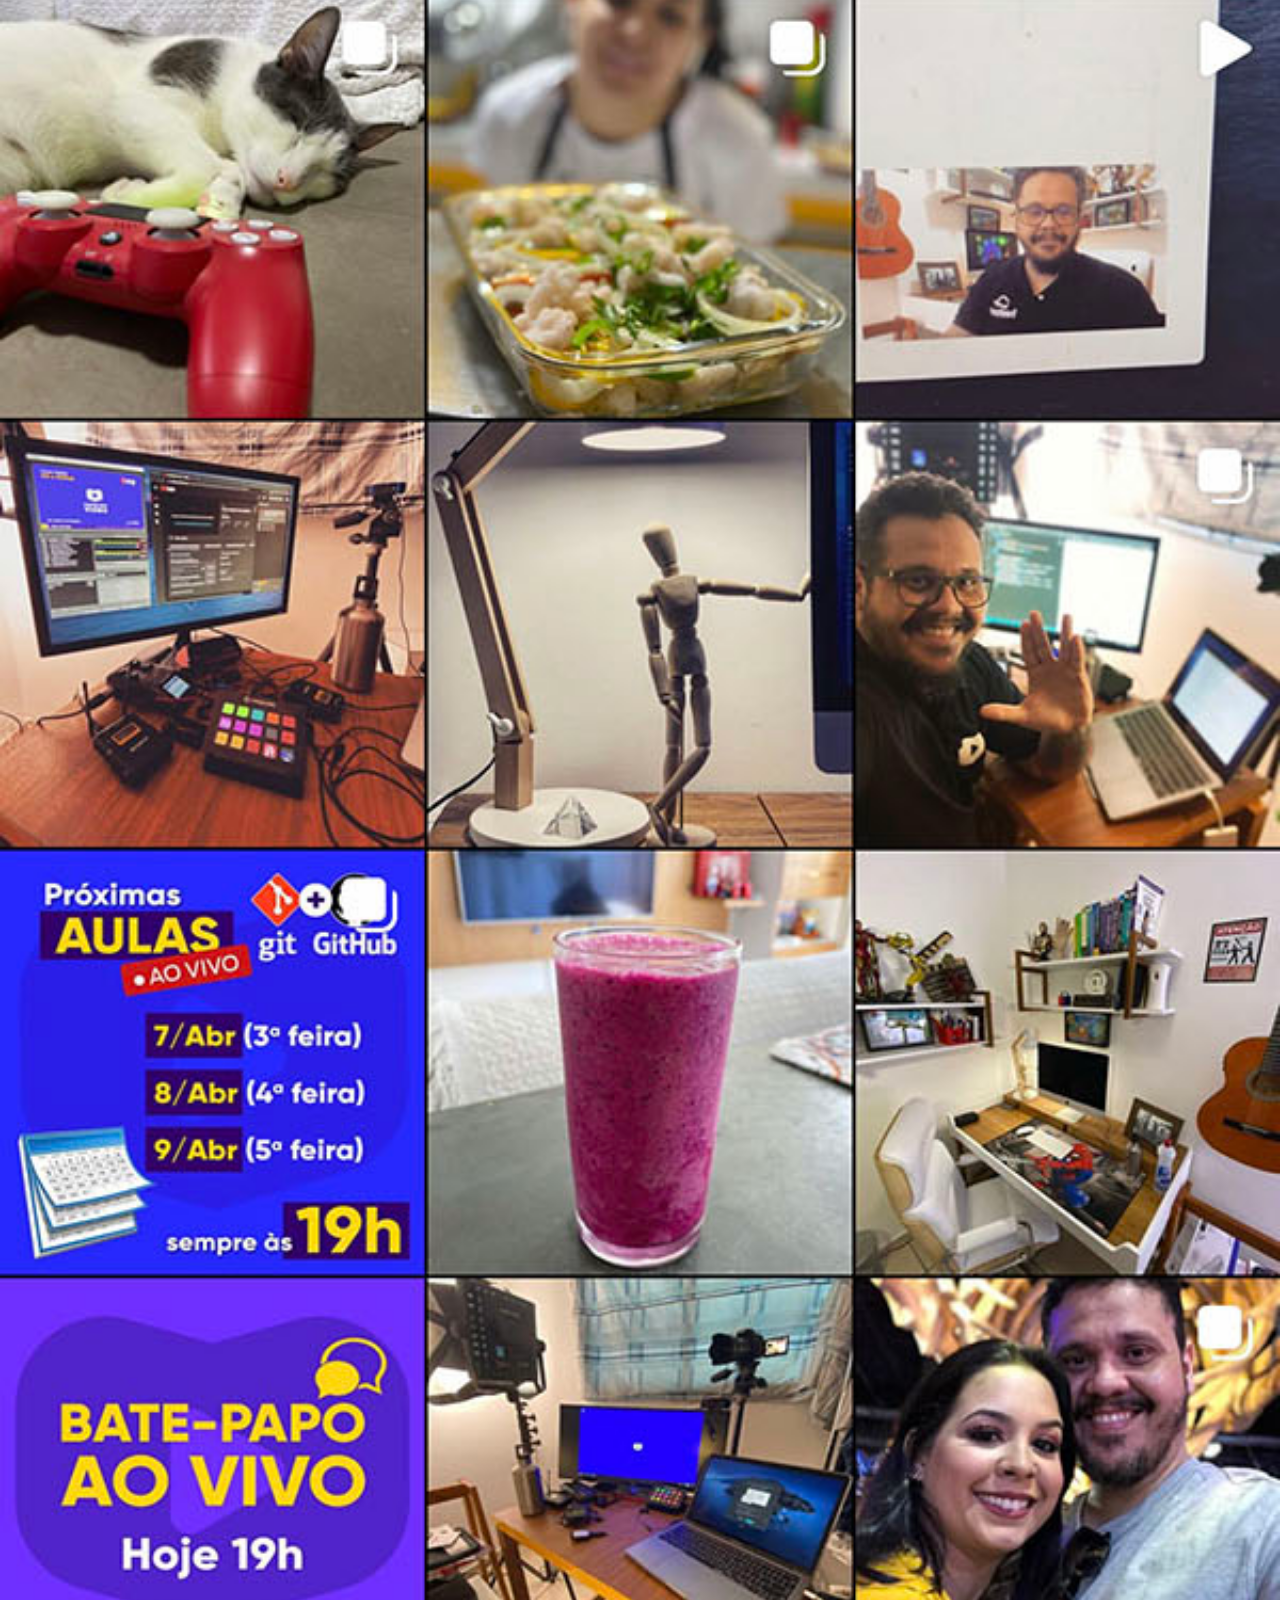
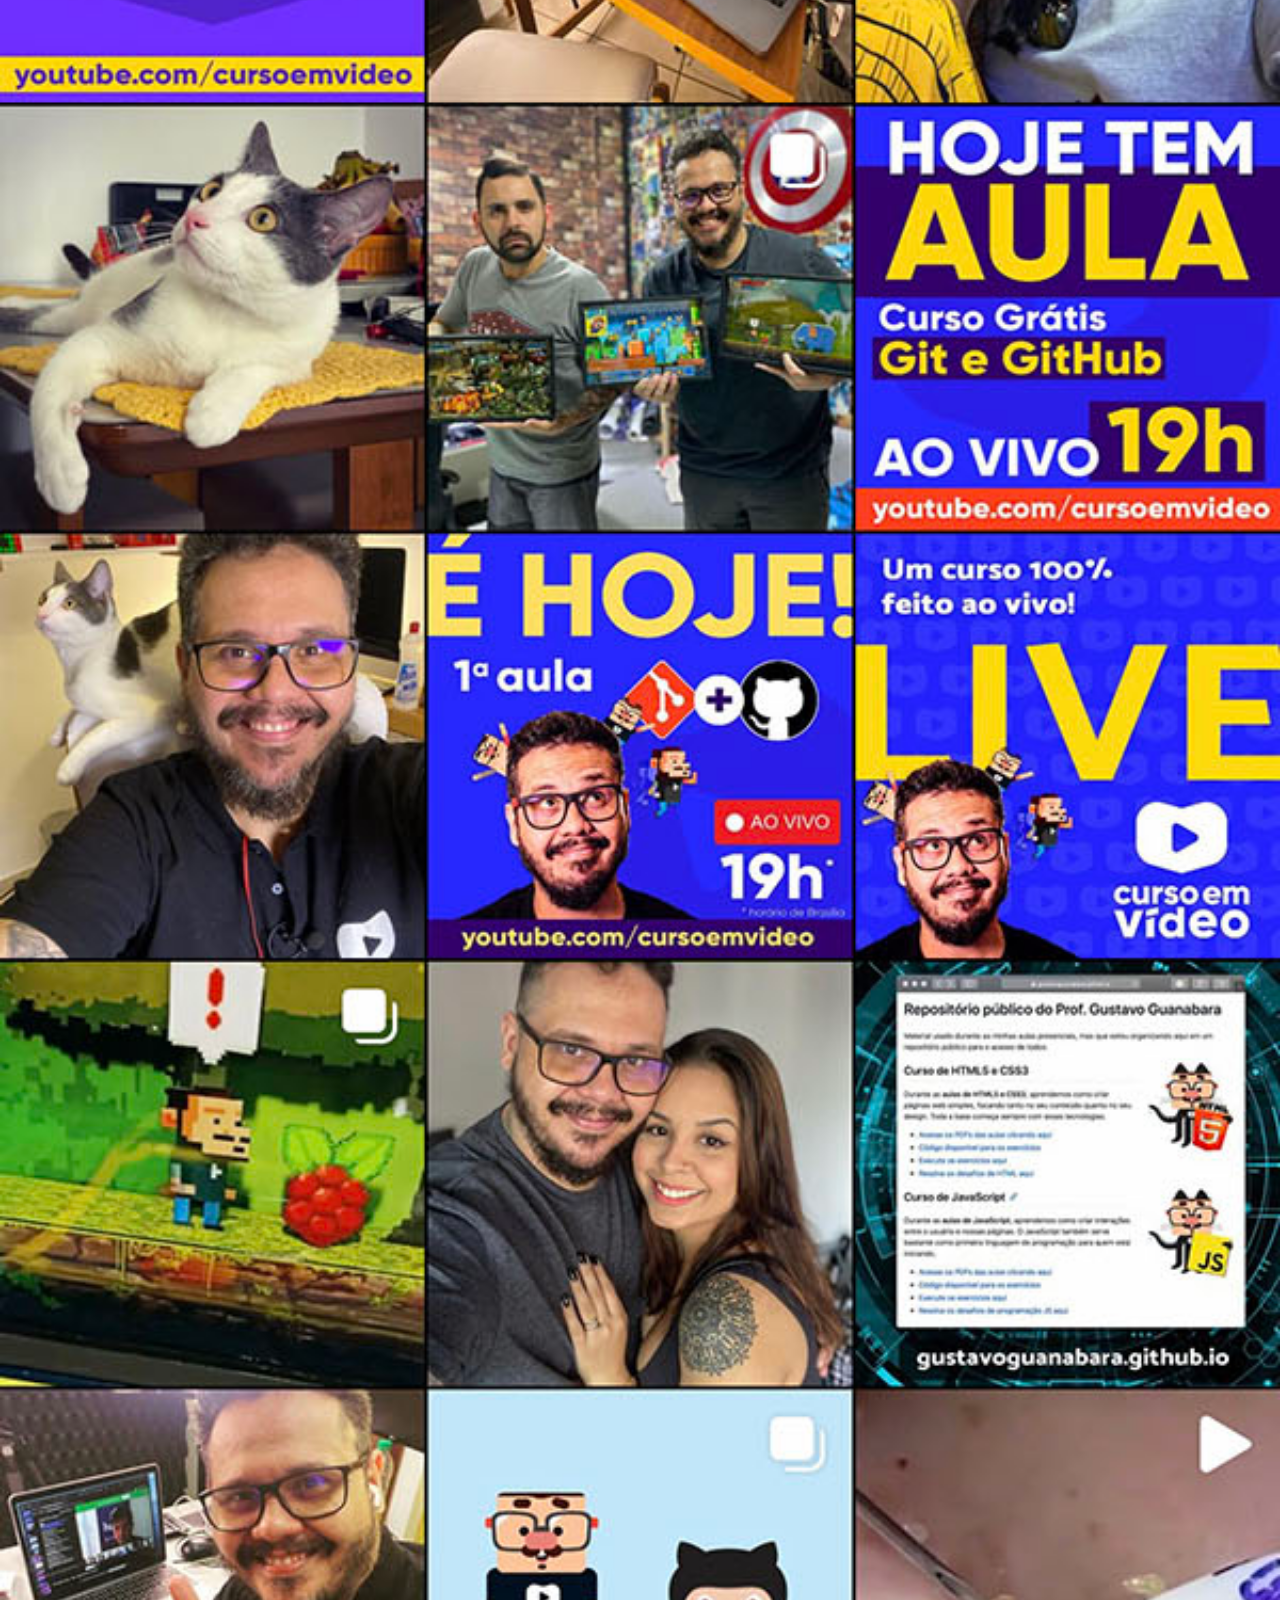
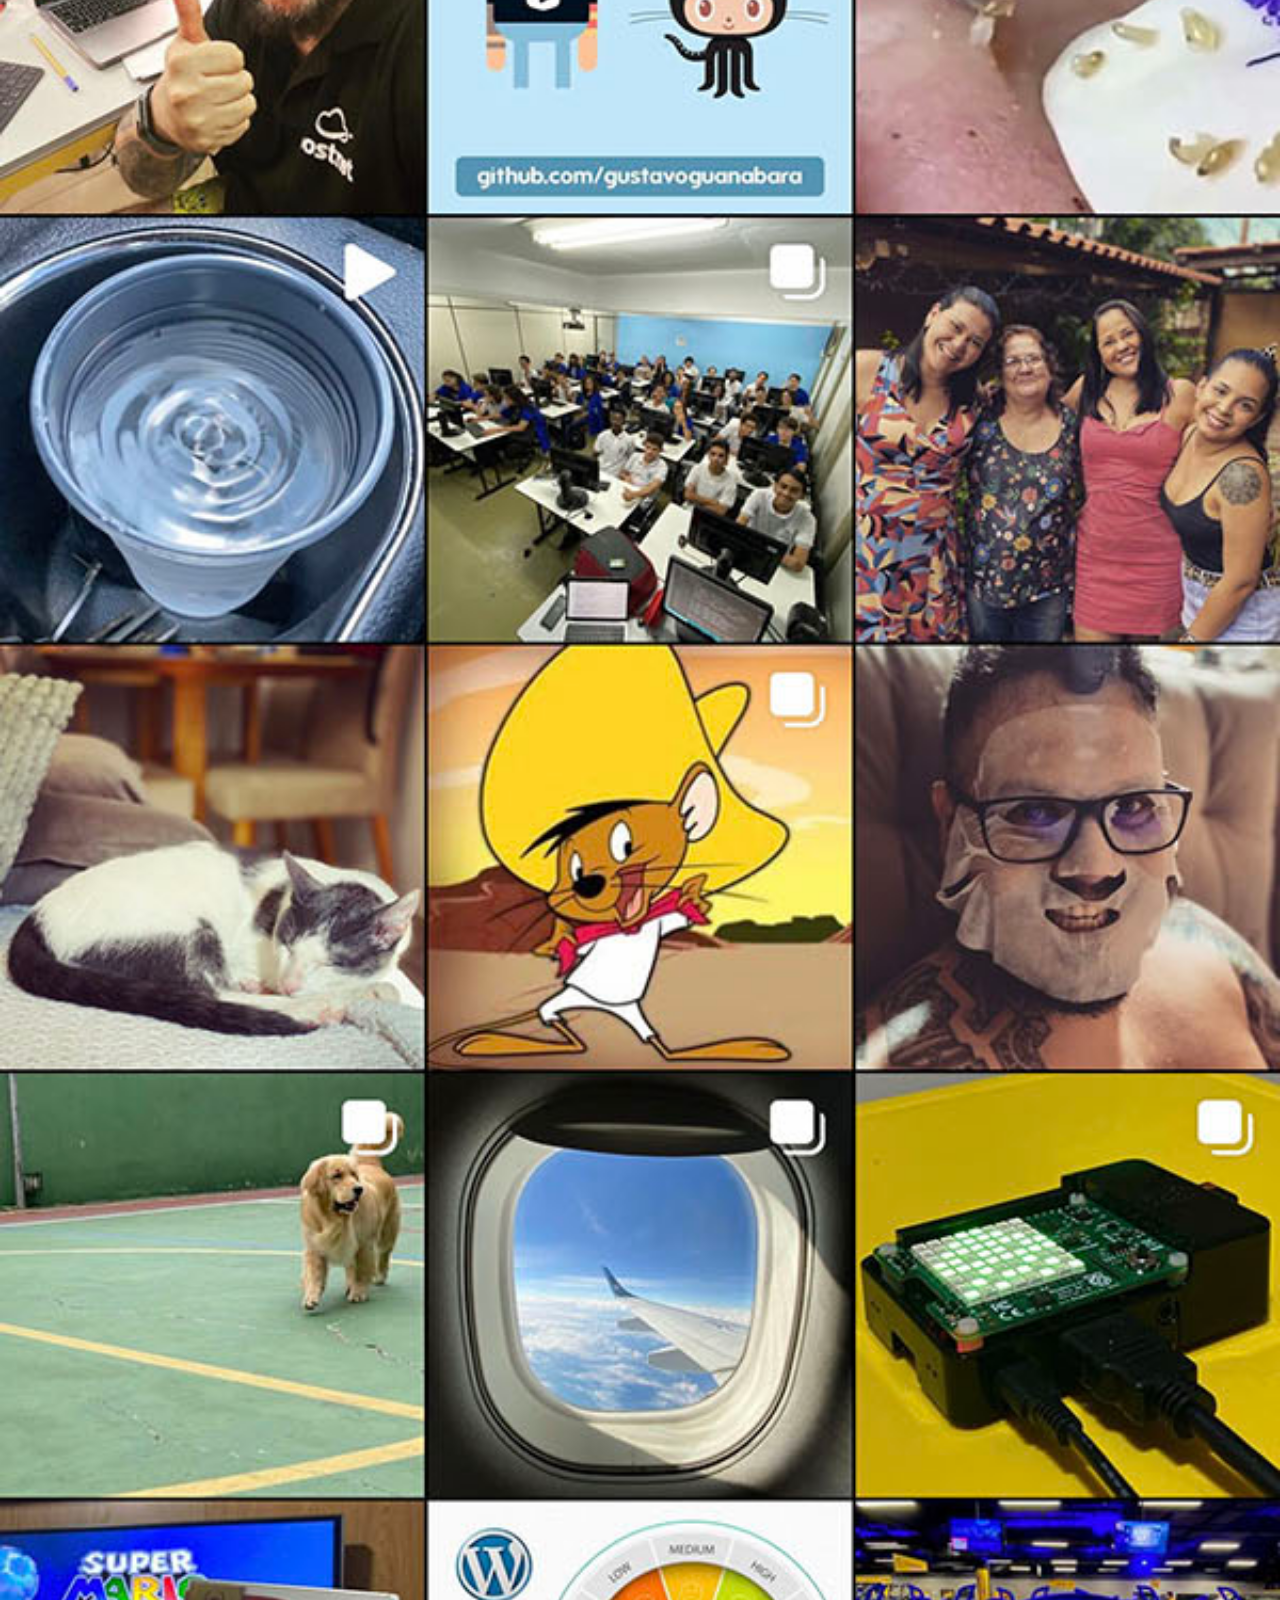
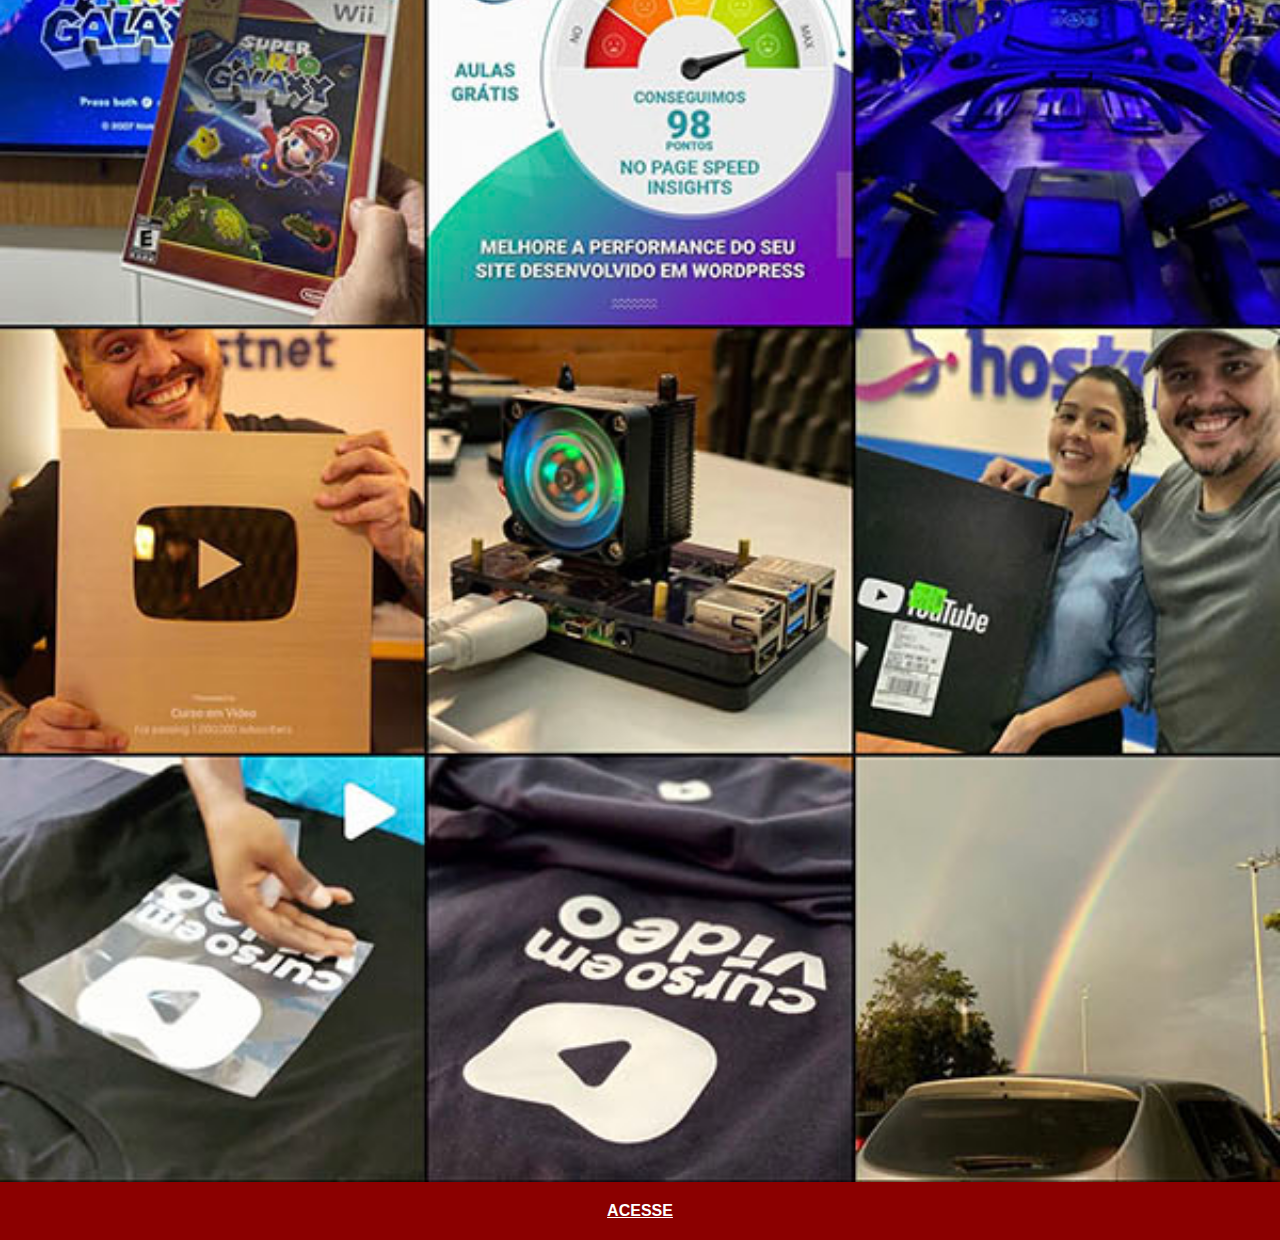
<file: instagram.html>
<!DOCTYPE html>
<html lang="pt-br">
<head>
    <meta charset="UTF-8">
    <meta name="viewport" content="width=device-width, initial-scale=1.0">
    <title>Instagram</title>
    <link rel="stylesheet" href="estilos/social.css">
</head>
<body>
    <img src="imagens/tela-instagram.jpg" alt="Instagram"><a href="https://www.instagram.com/robert_lawliet/?igshid=NGVhN2U2NjQ0Yg%3D%3D" target="_blank">ACESSE</a>
</body>
</html>
</file>
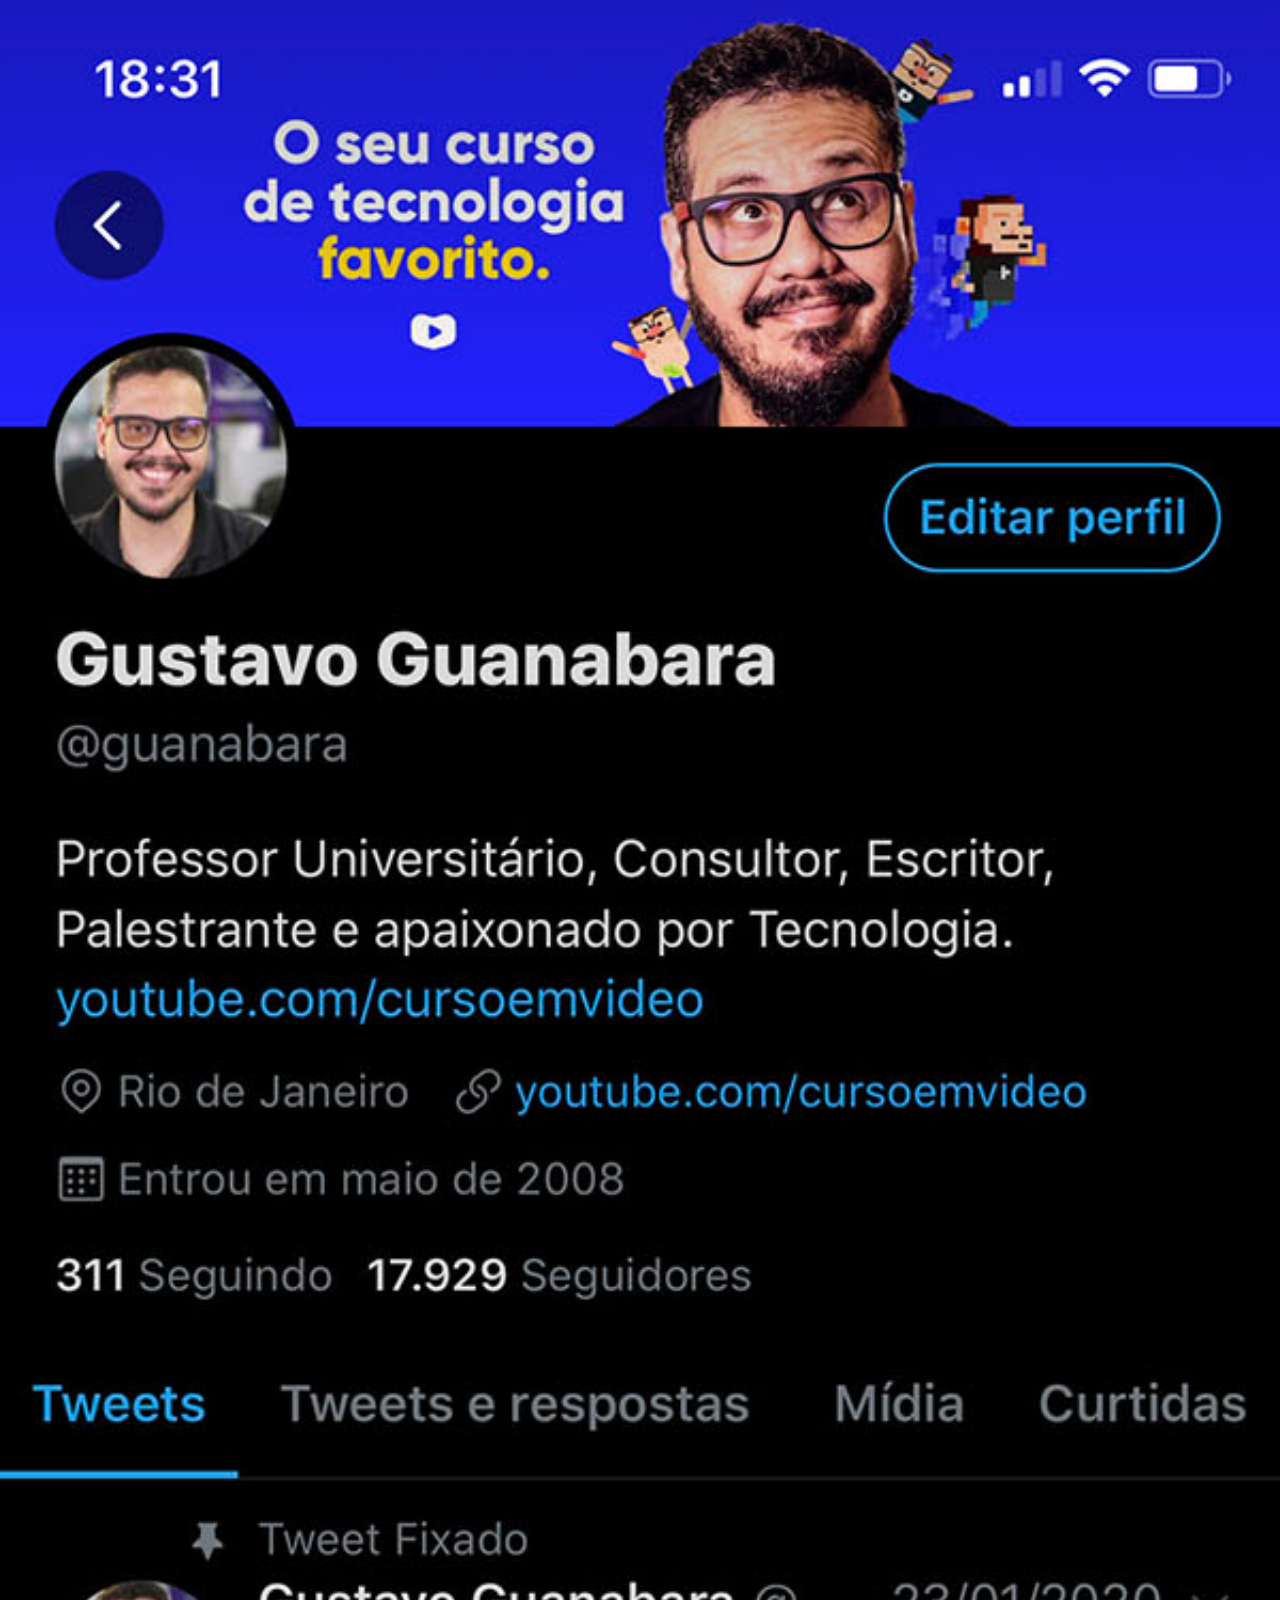
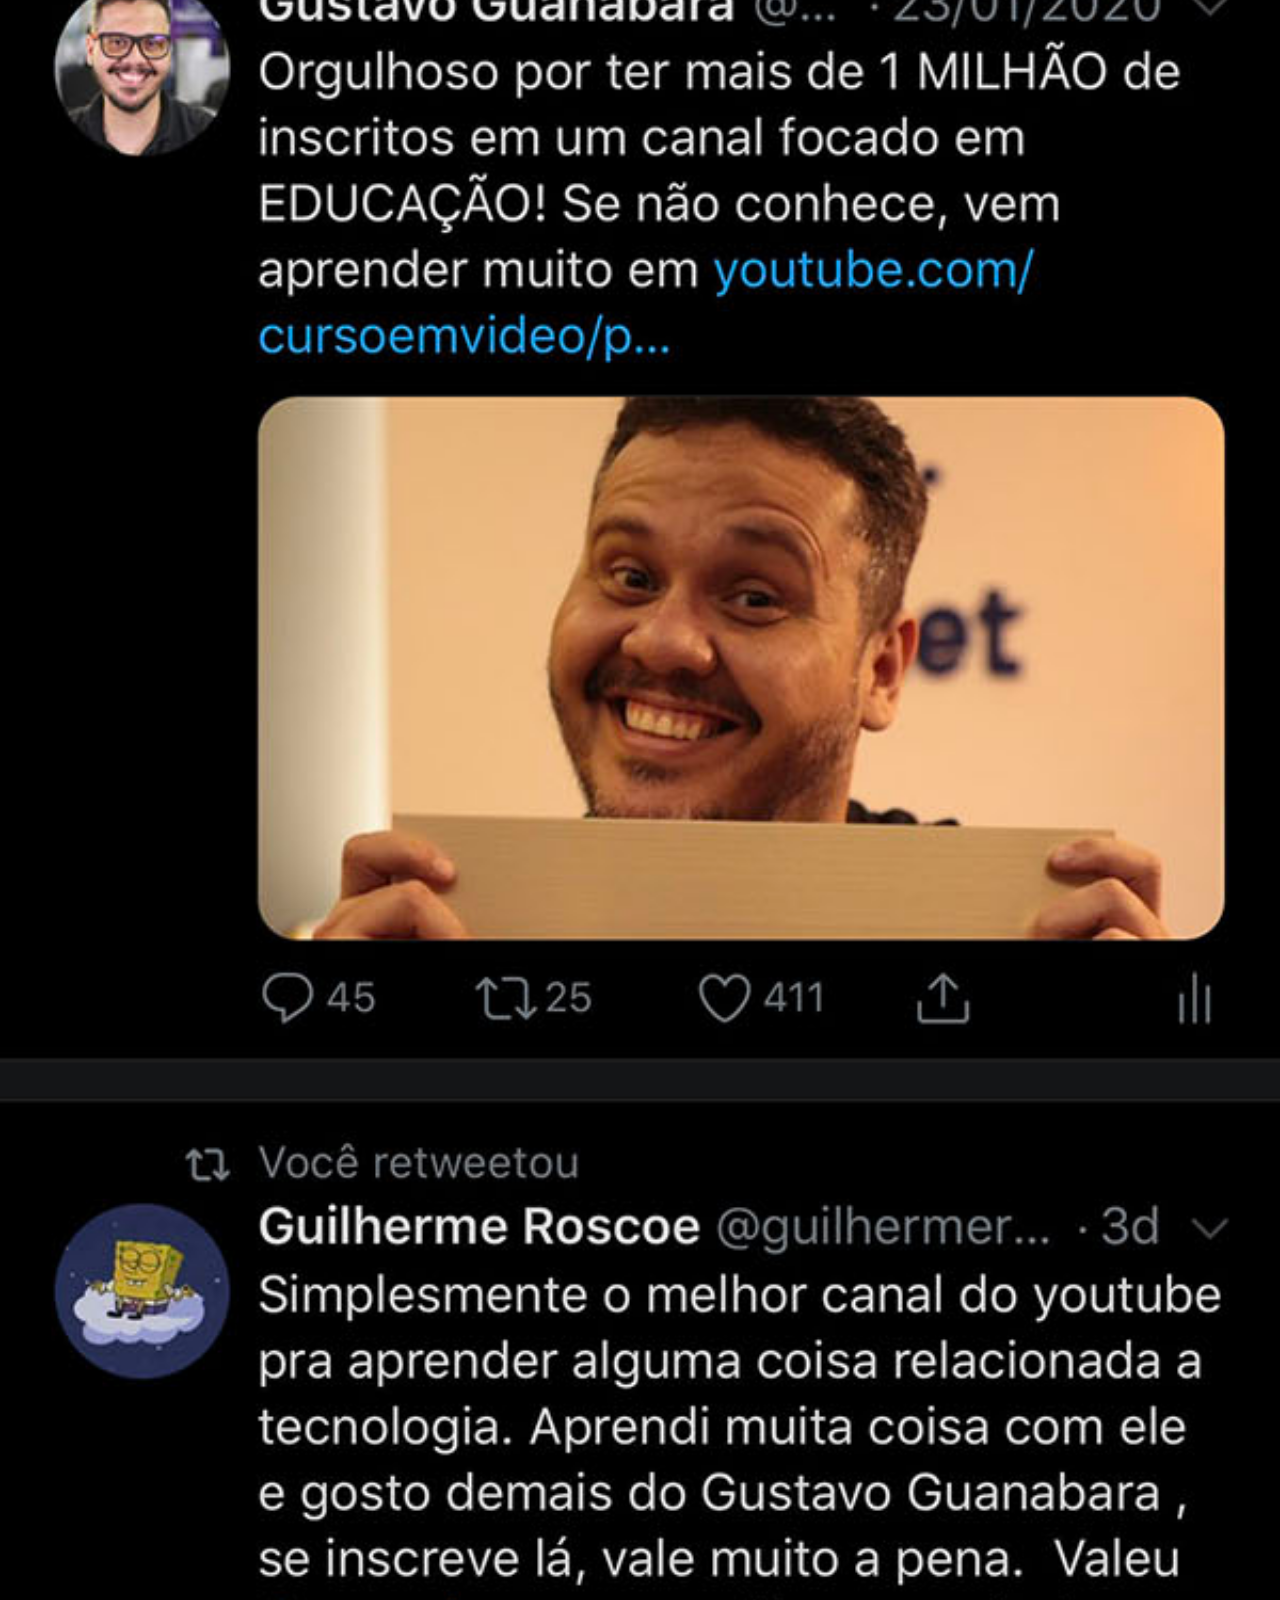
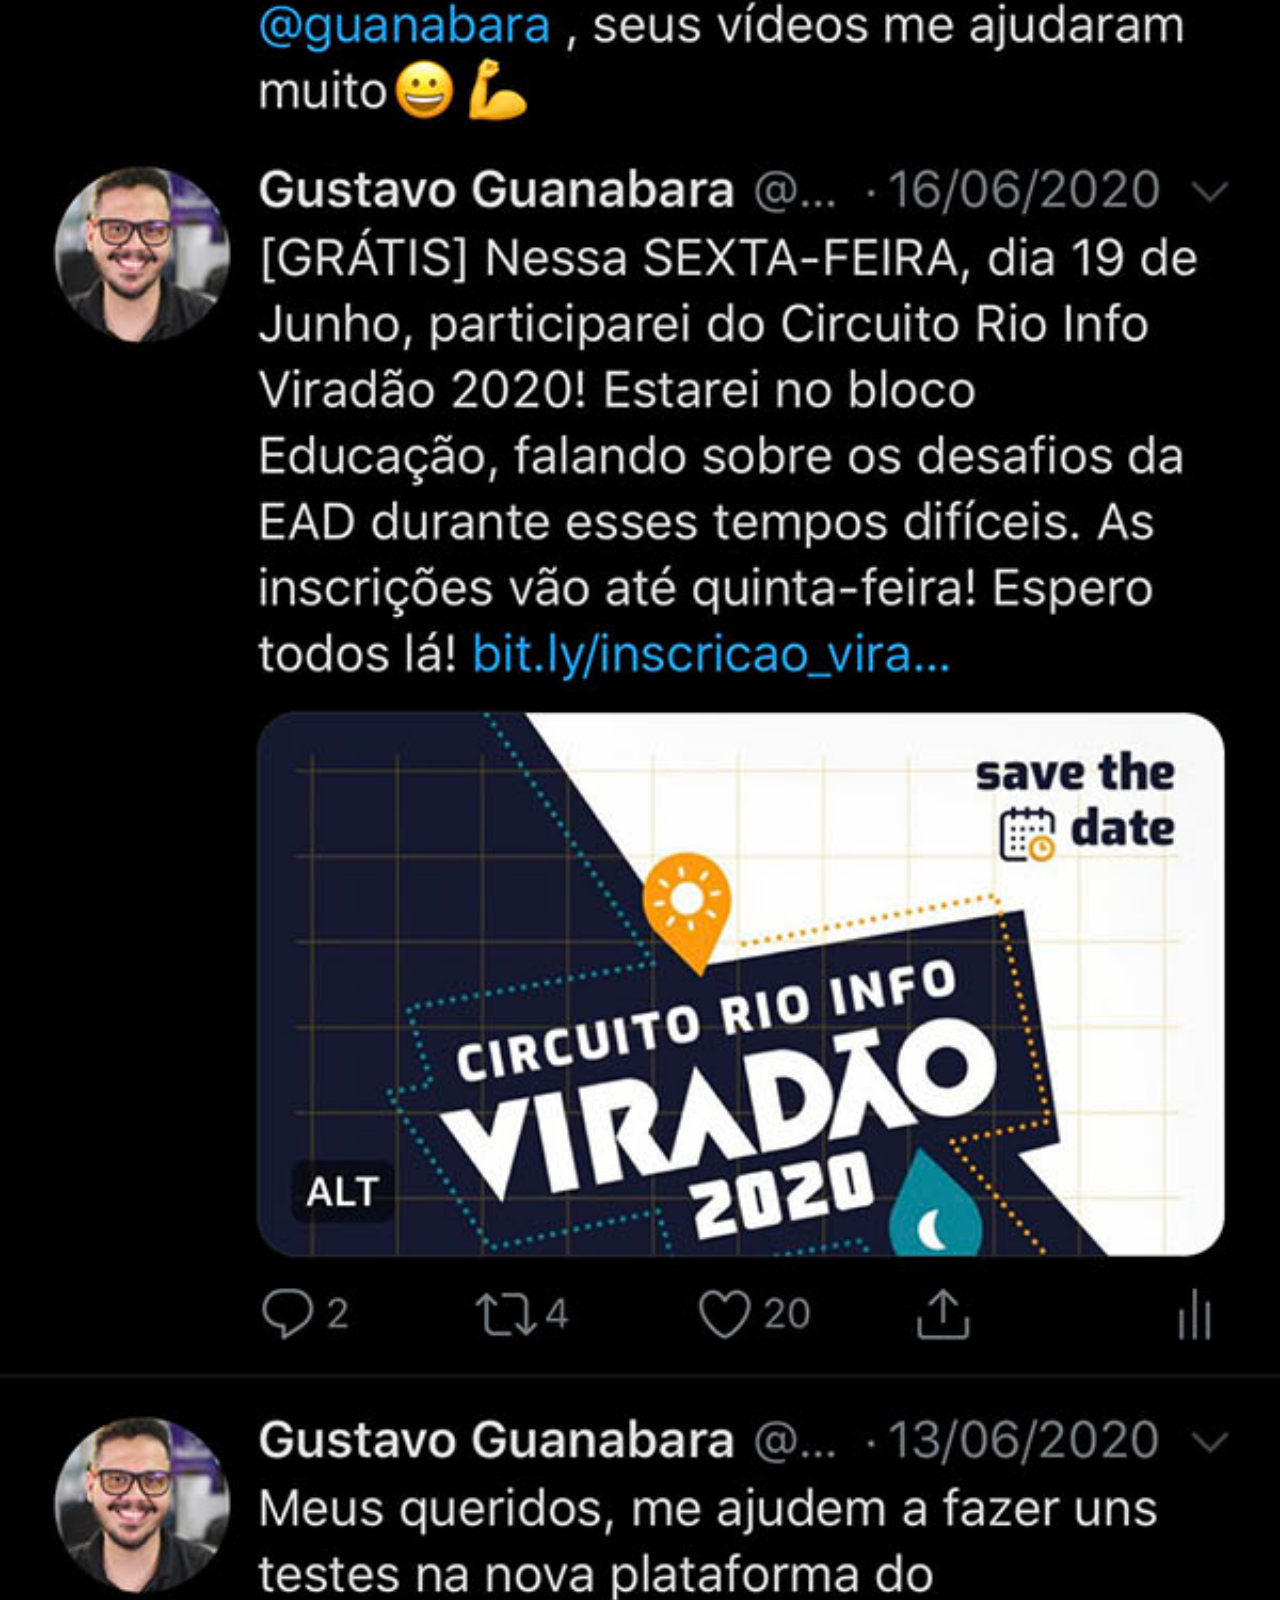
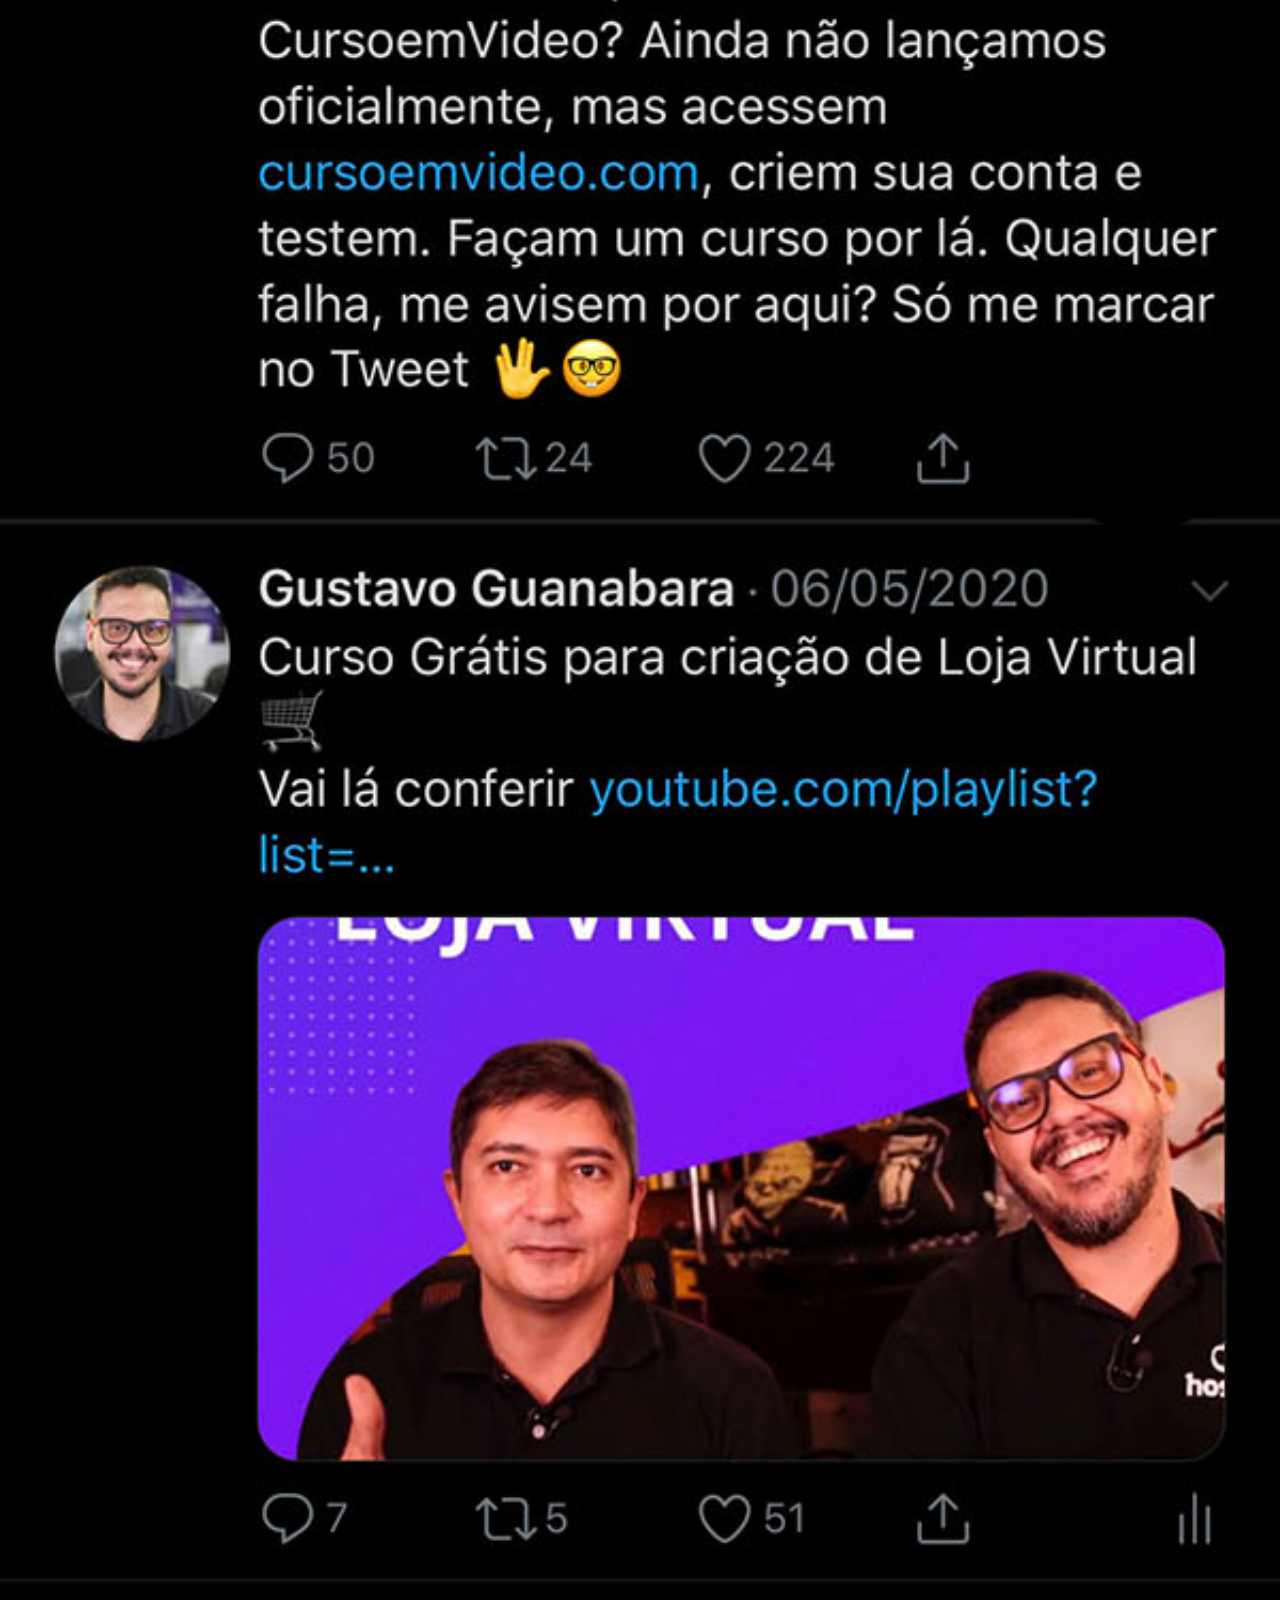
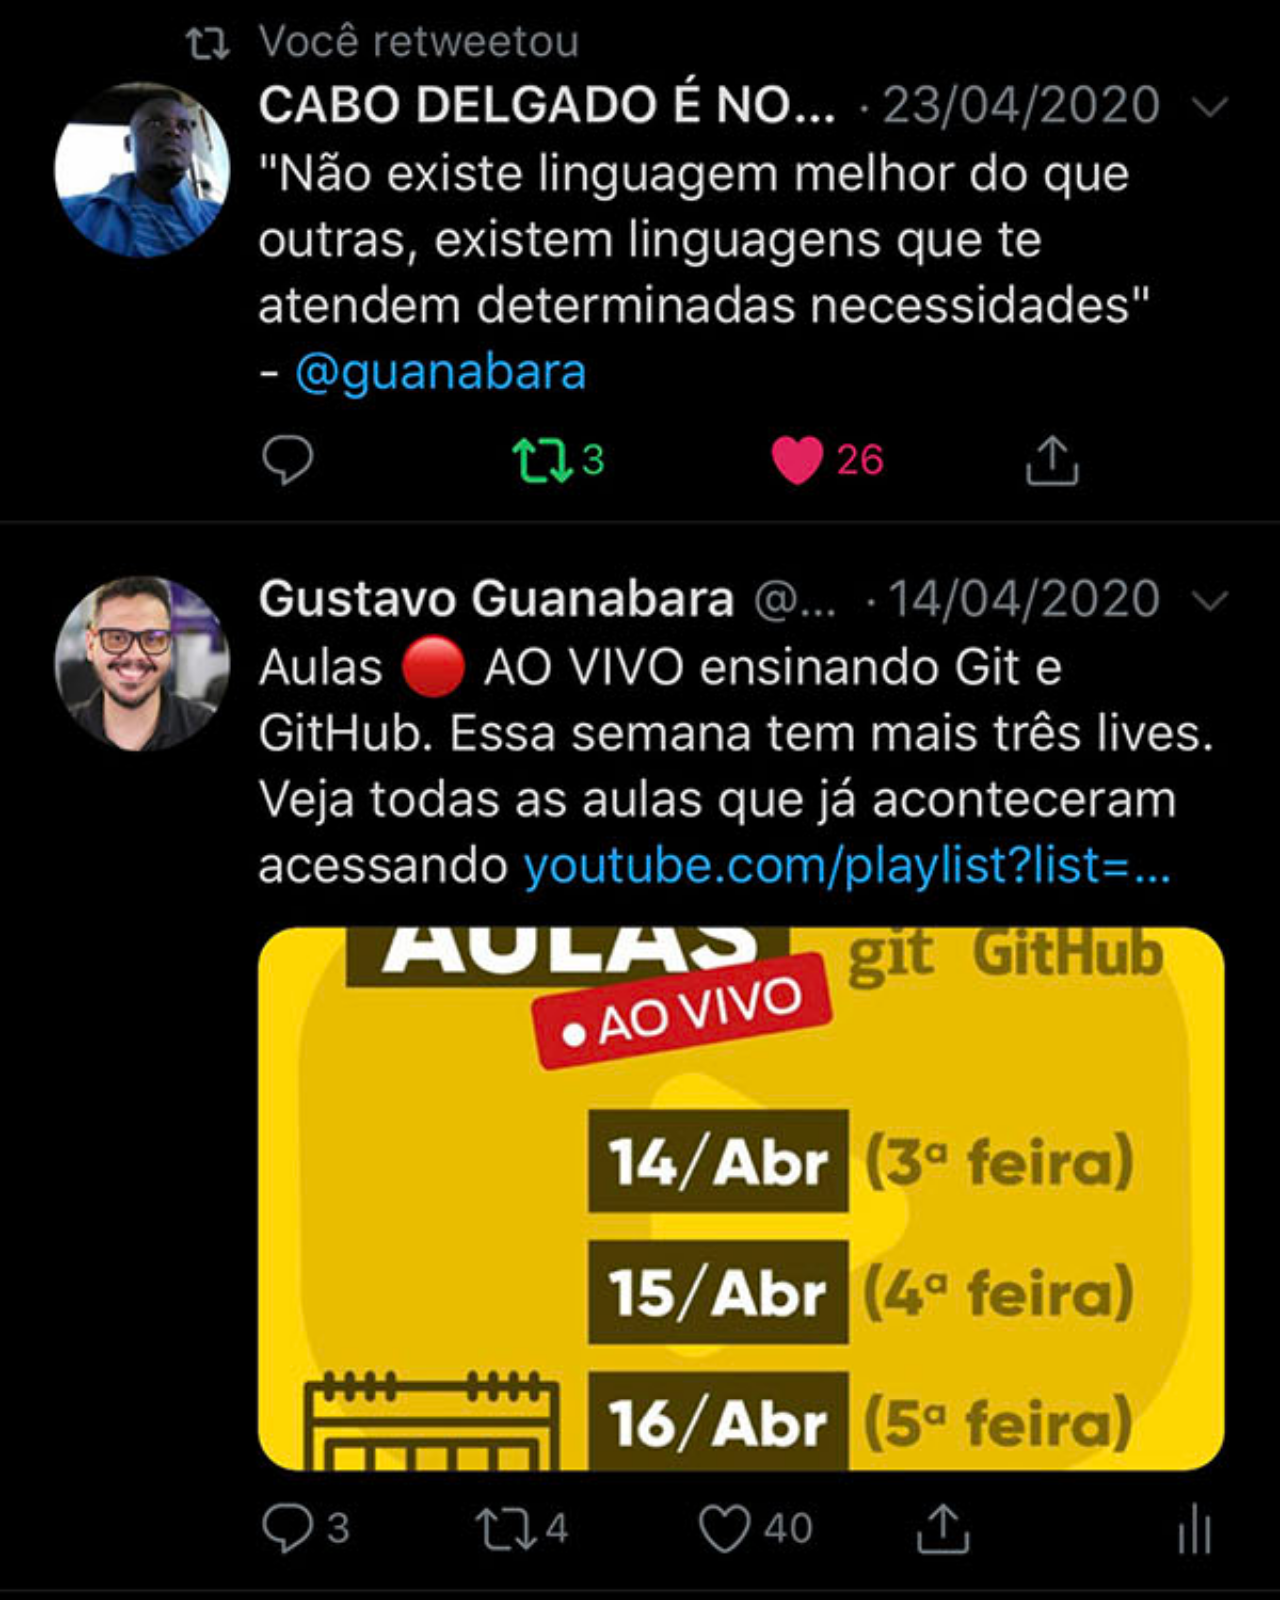
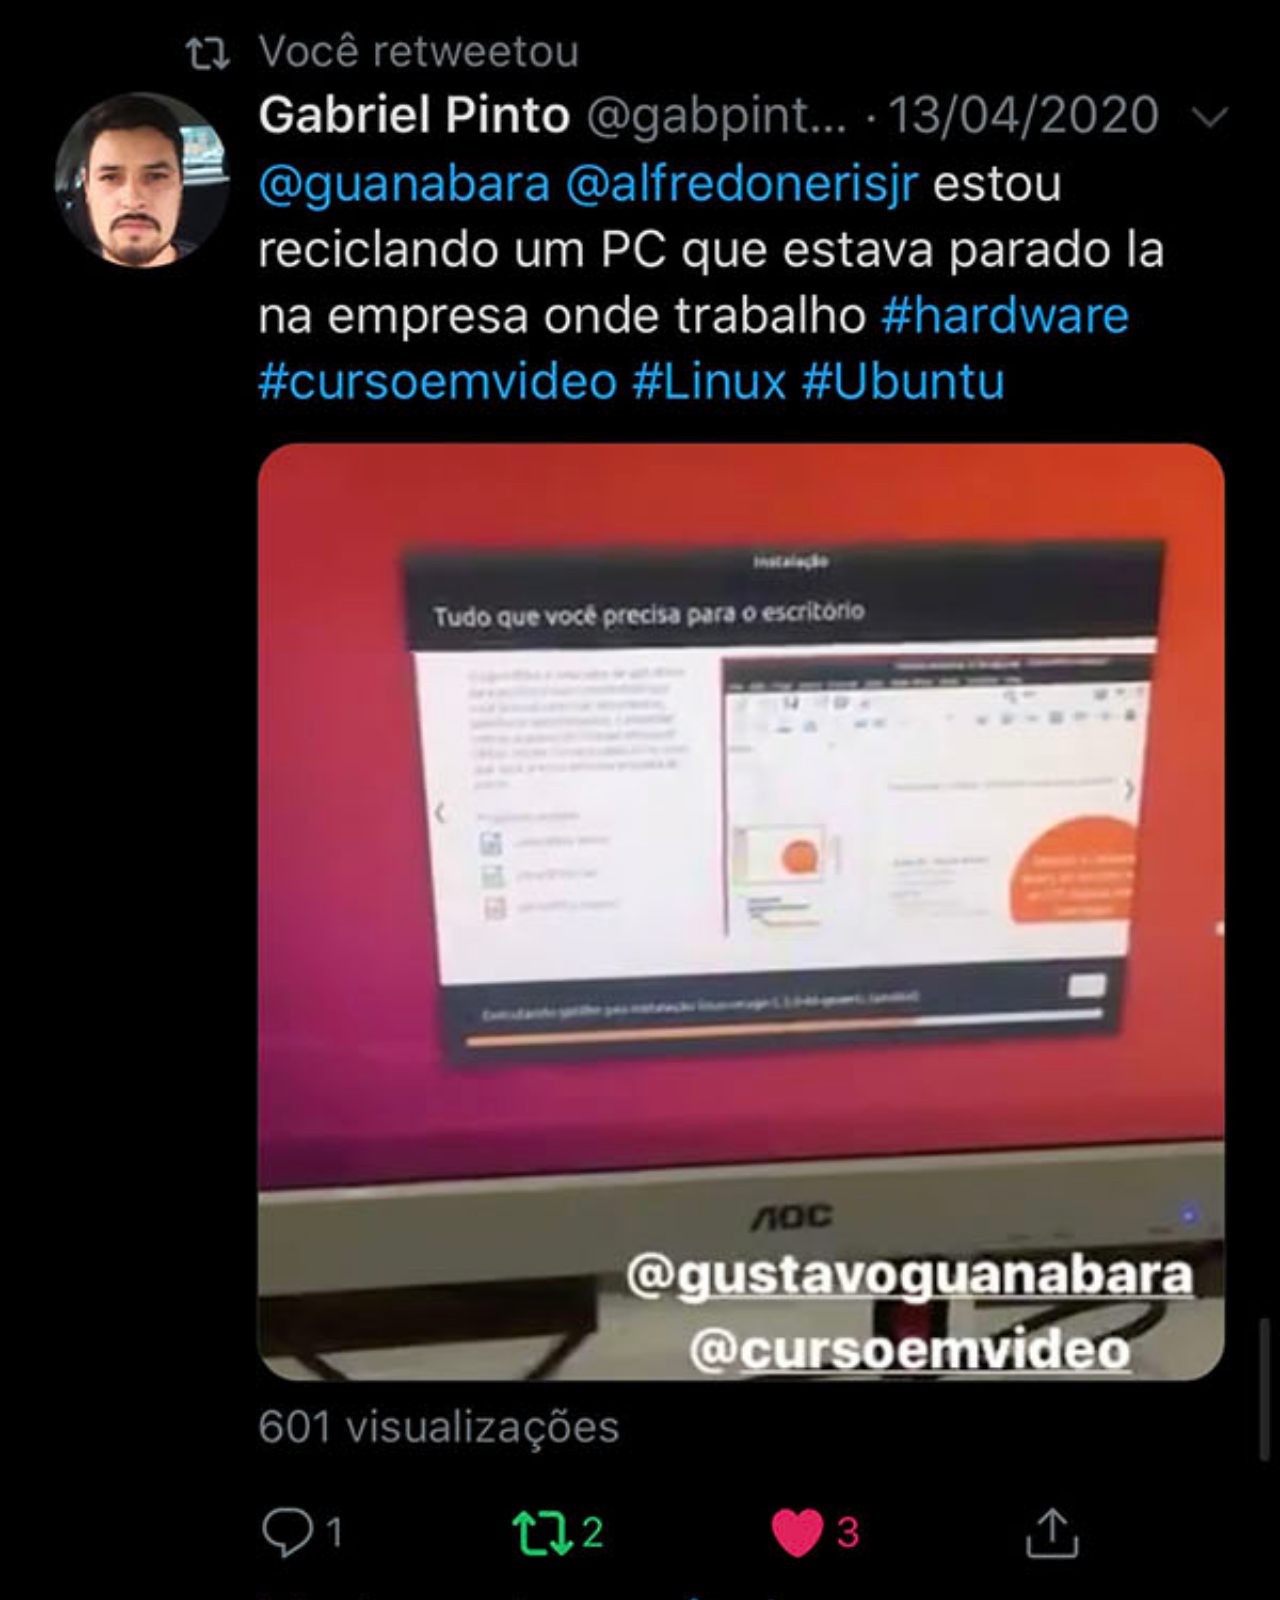
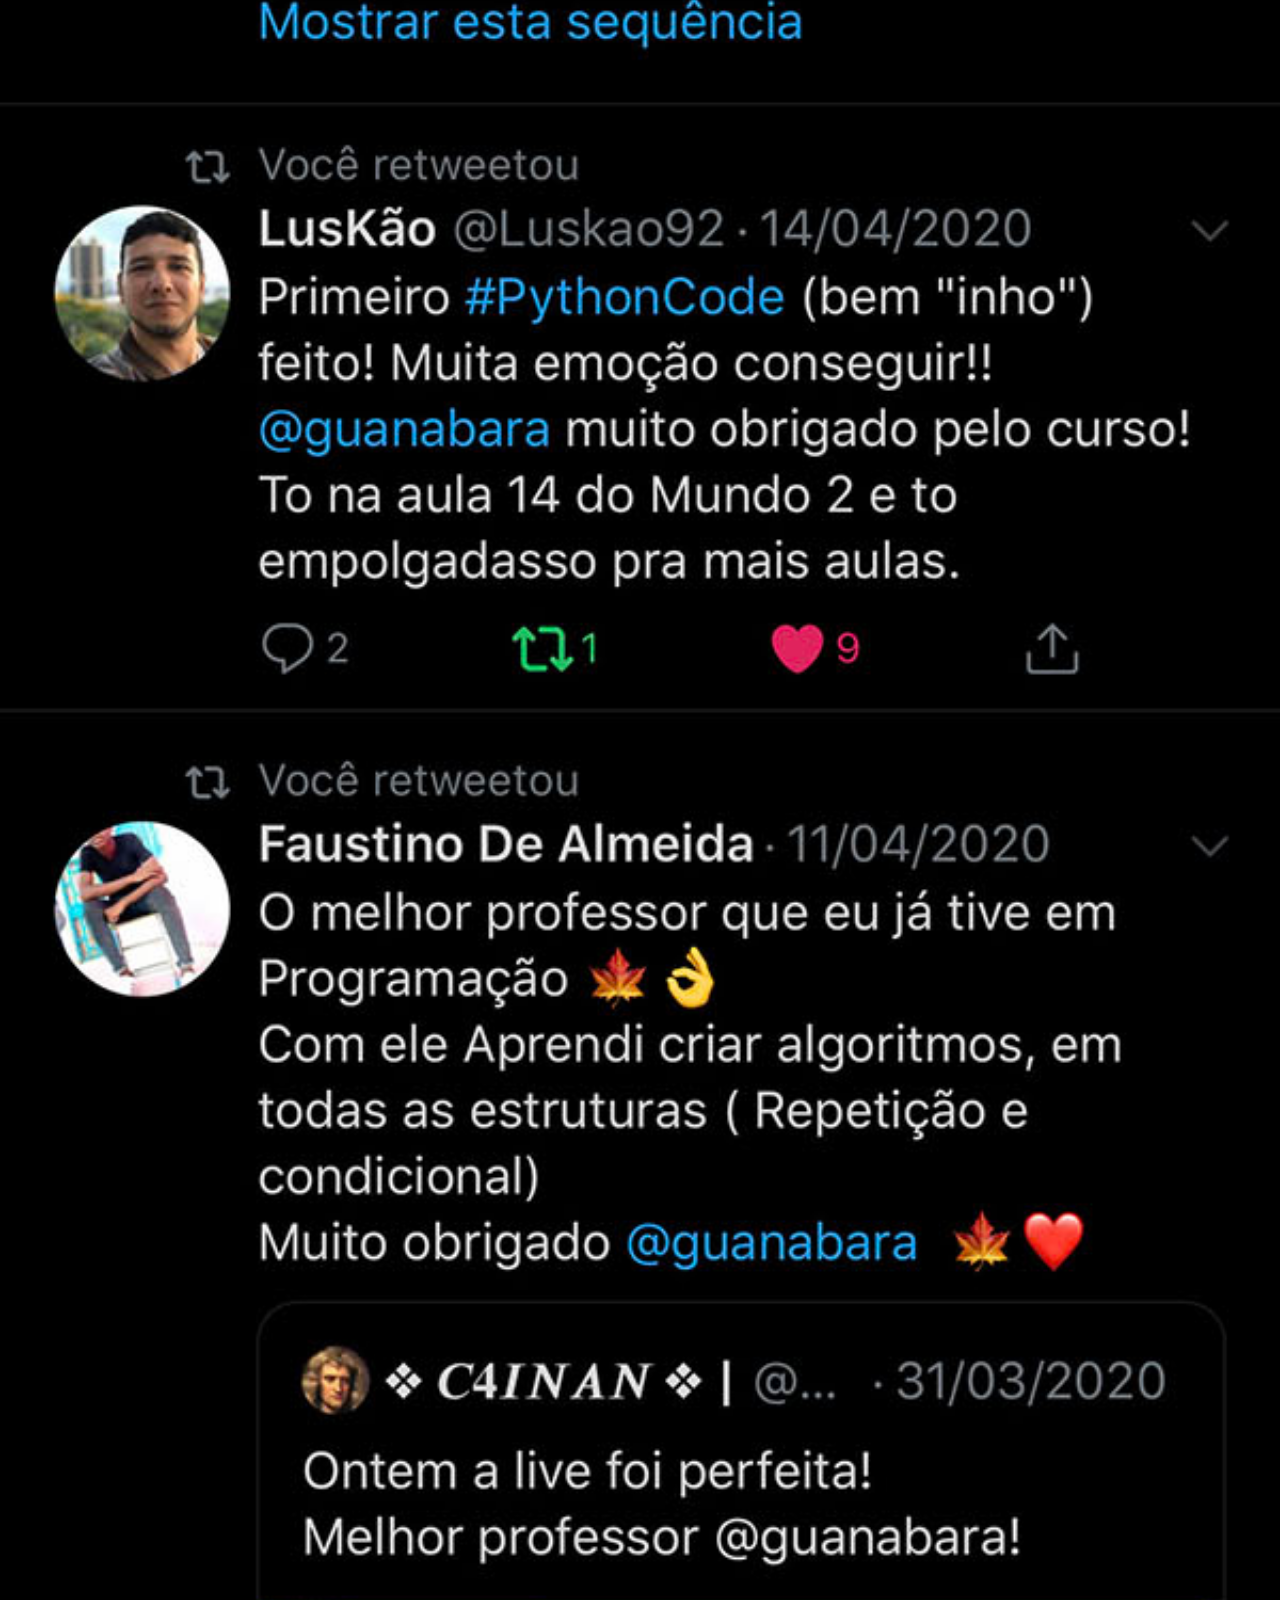
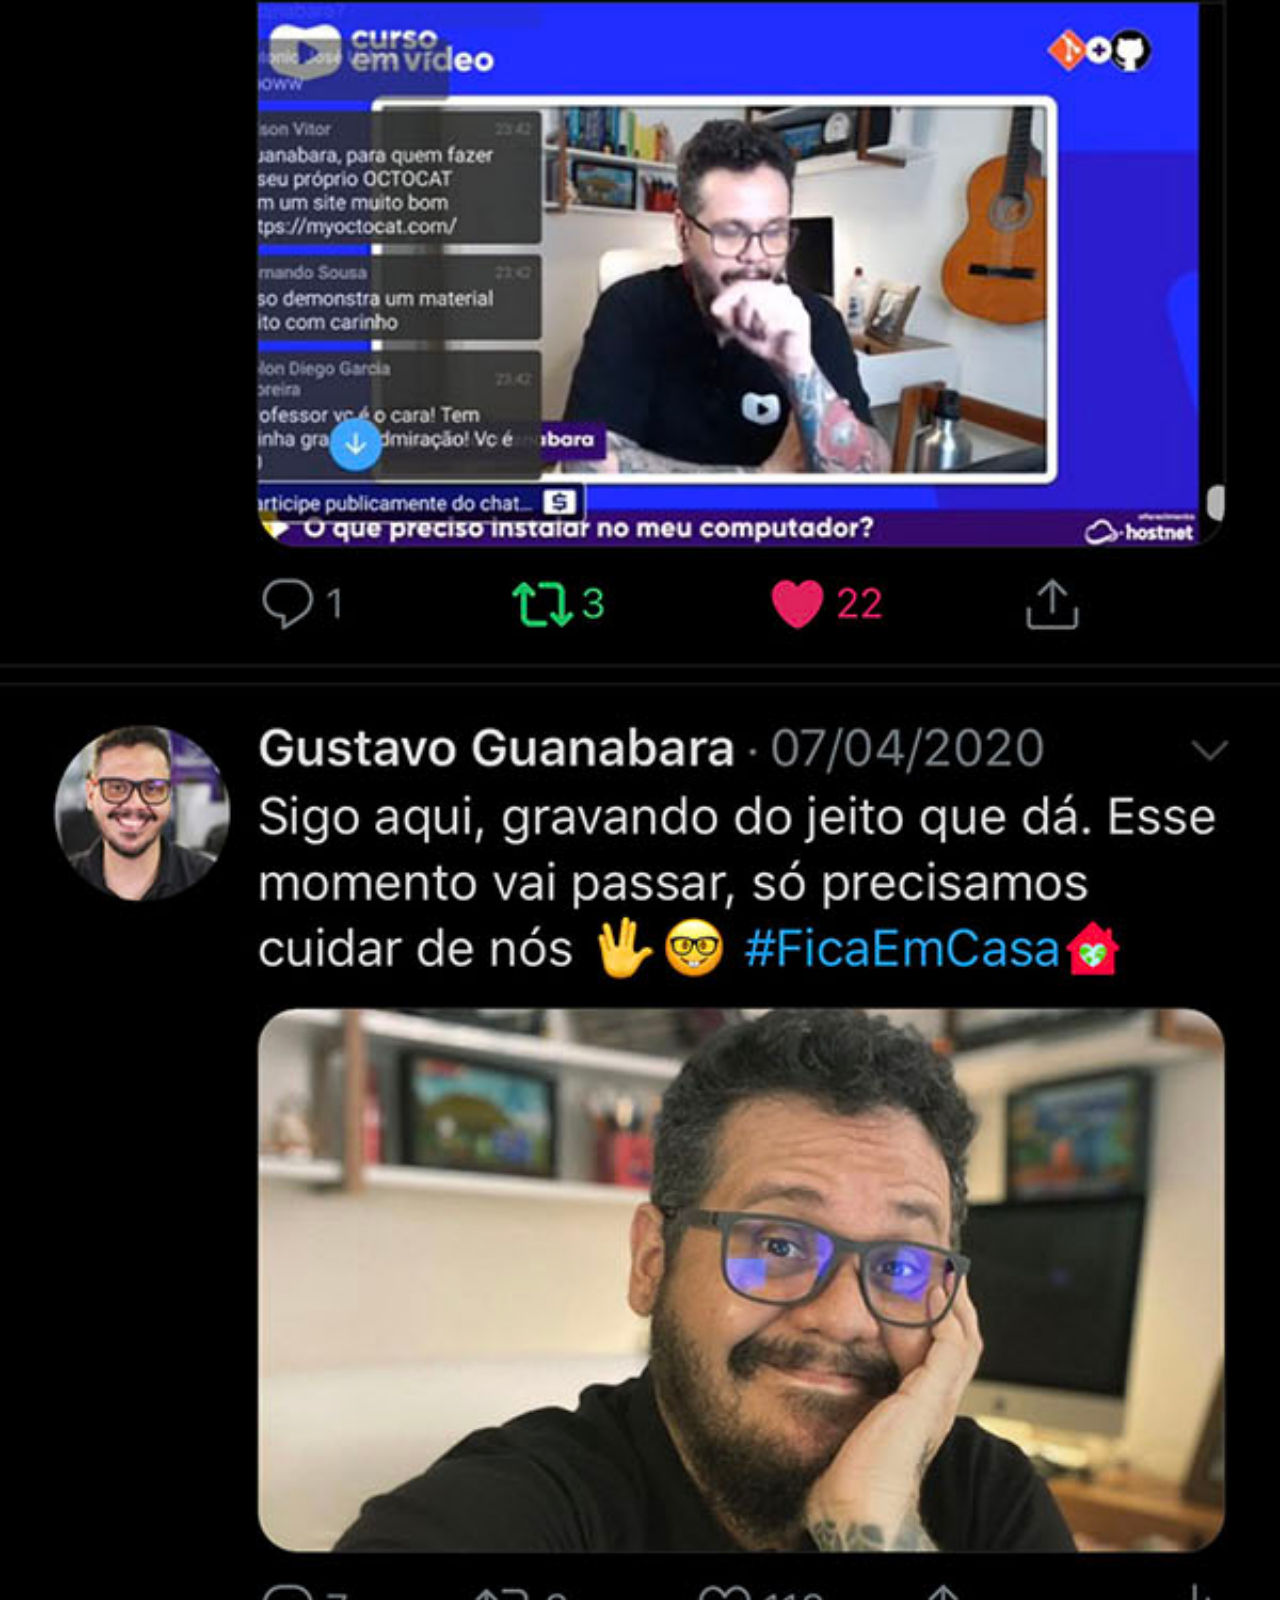
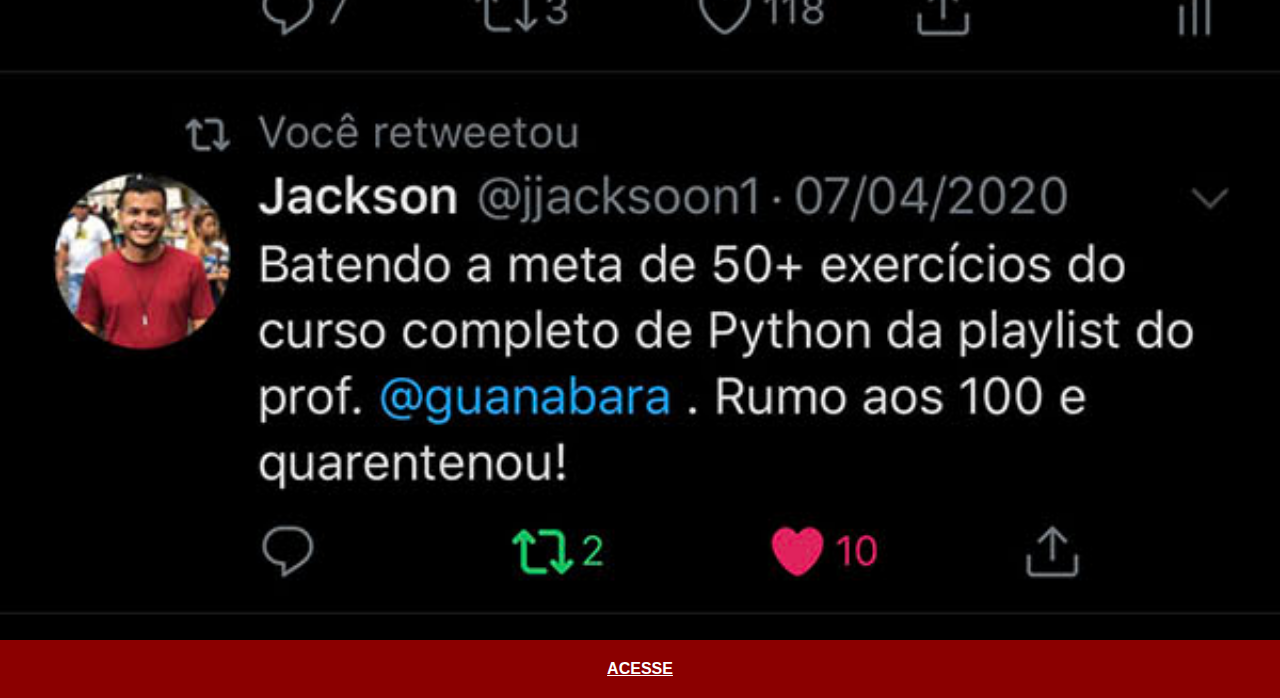
<file: twitter.html>
<!DOCTYPE html>
<html lang="pt-br">
<head>
    <meta charset="UTF-8">
    <meta name="viewport" content="width=device-width, initial-scale=1.0">
    <title>Twitter</title>
    <link rel="stylesheet" href="estilos/social.css">
</head>
<body>
    <img src="imagens/tela-twitter.jpg" alt="Twitter"><a href="https://twitter.com/LawlietRYL" target="_blank">ACESSE</a>
</body>
</html>
</file>
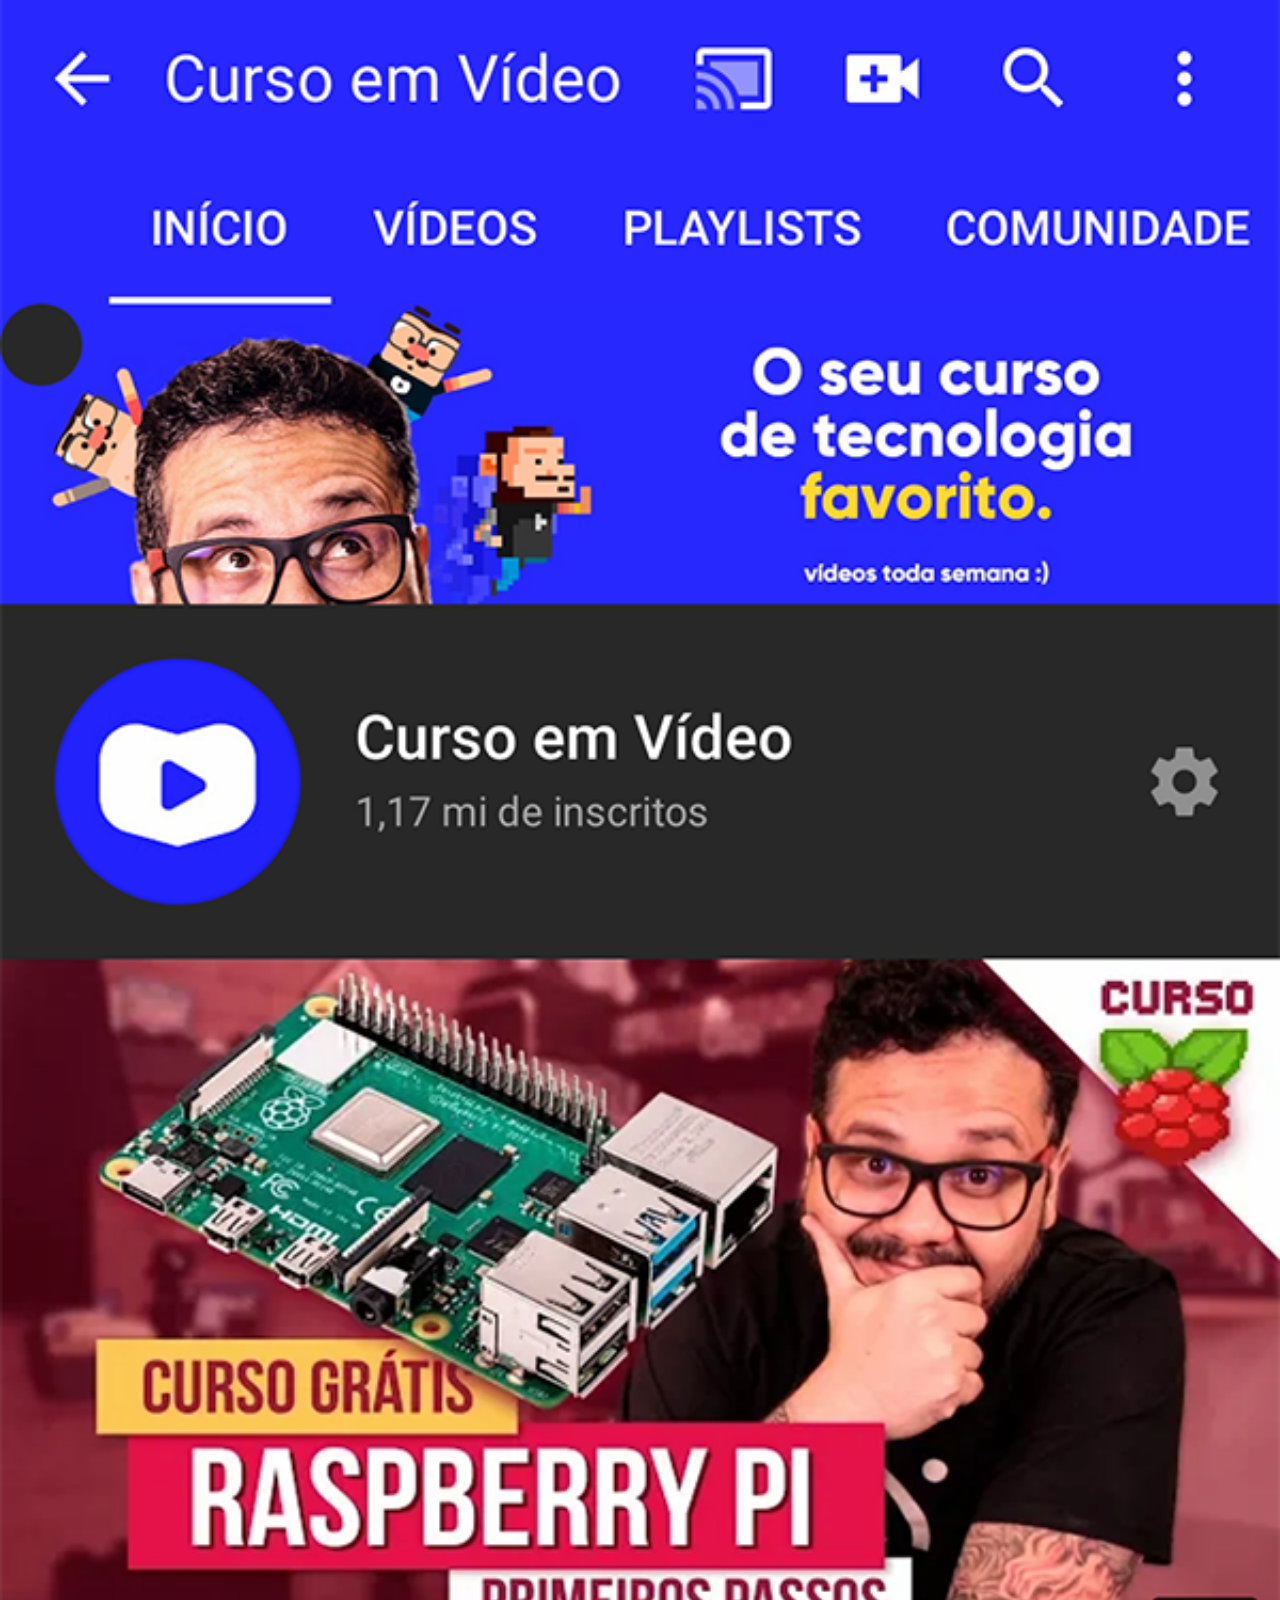
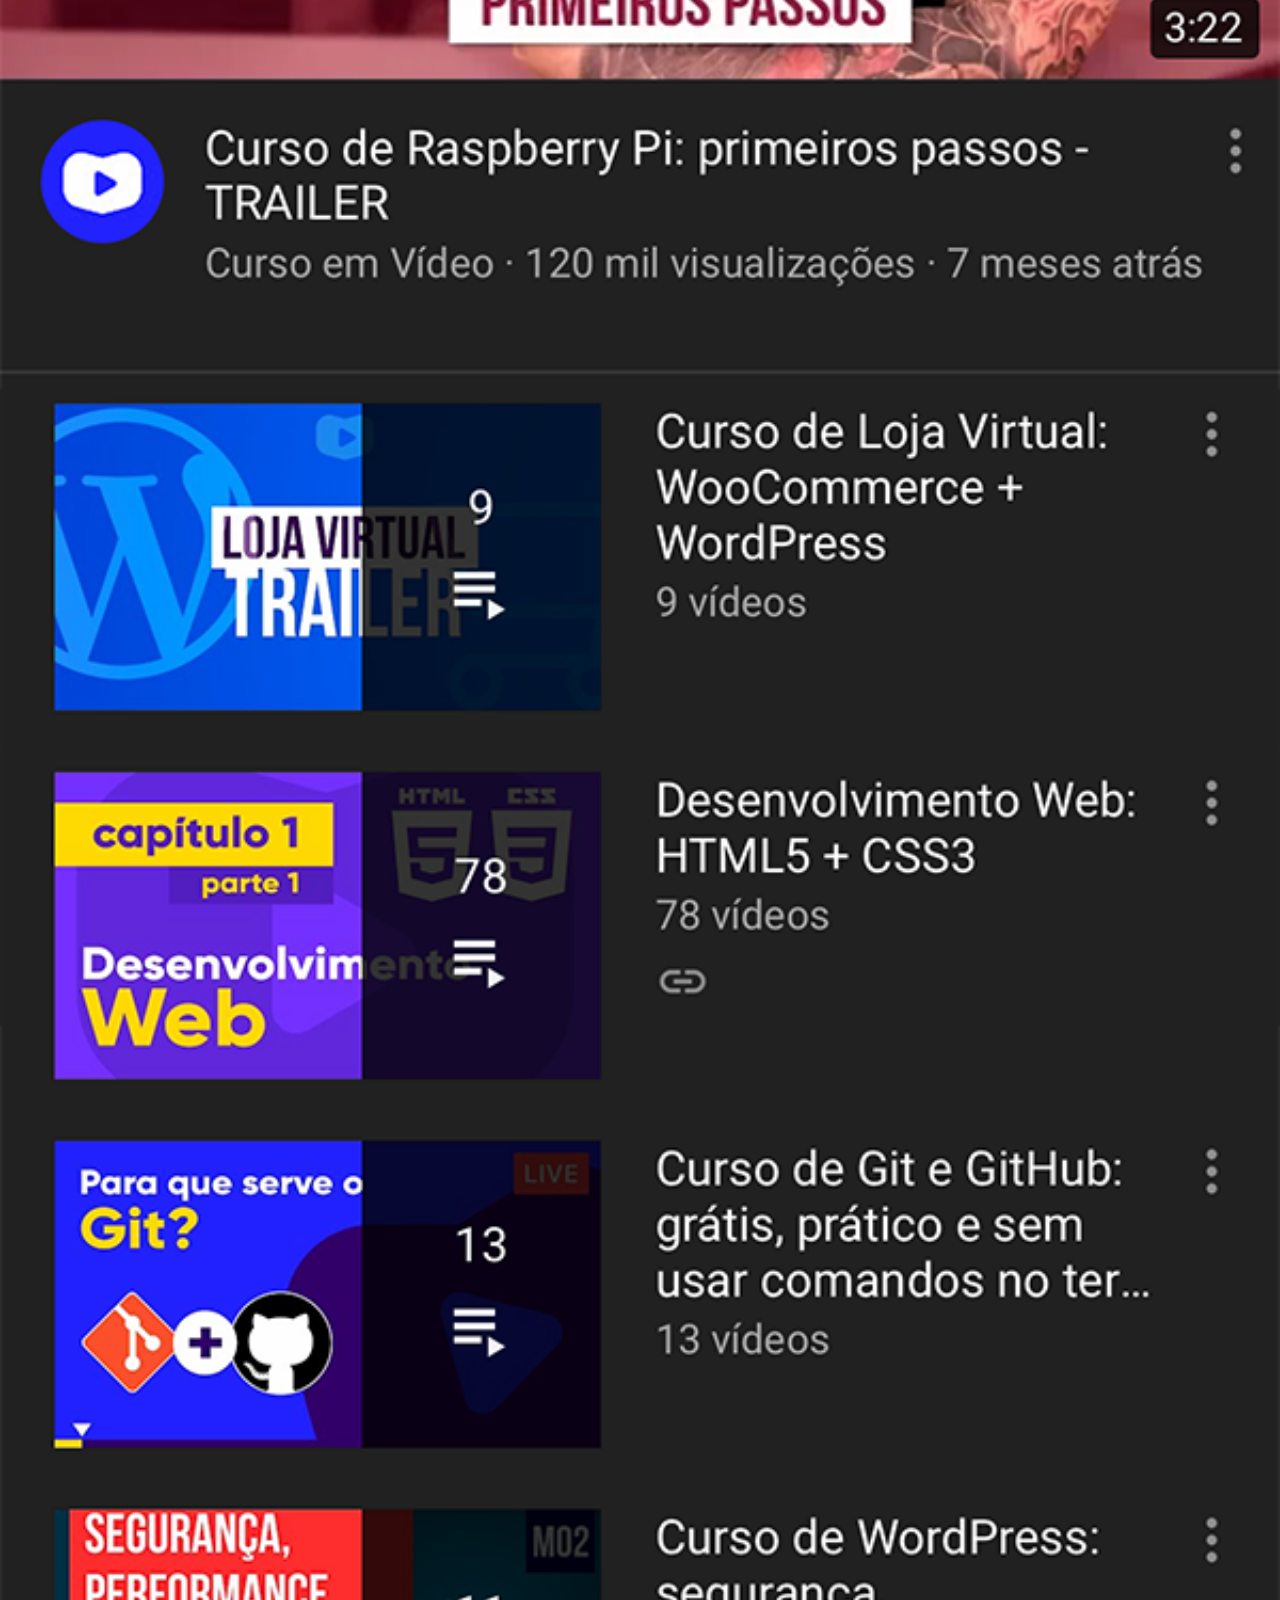
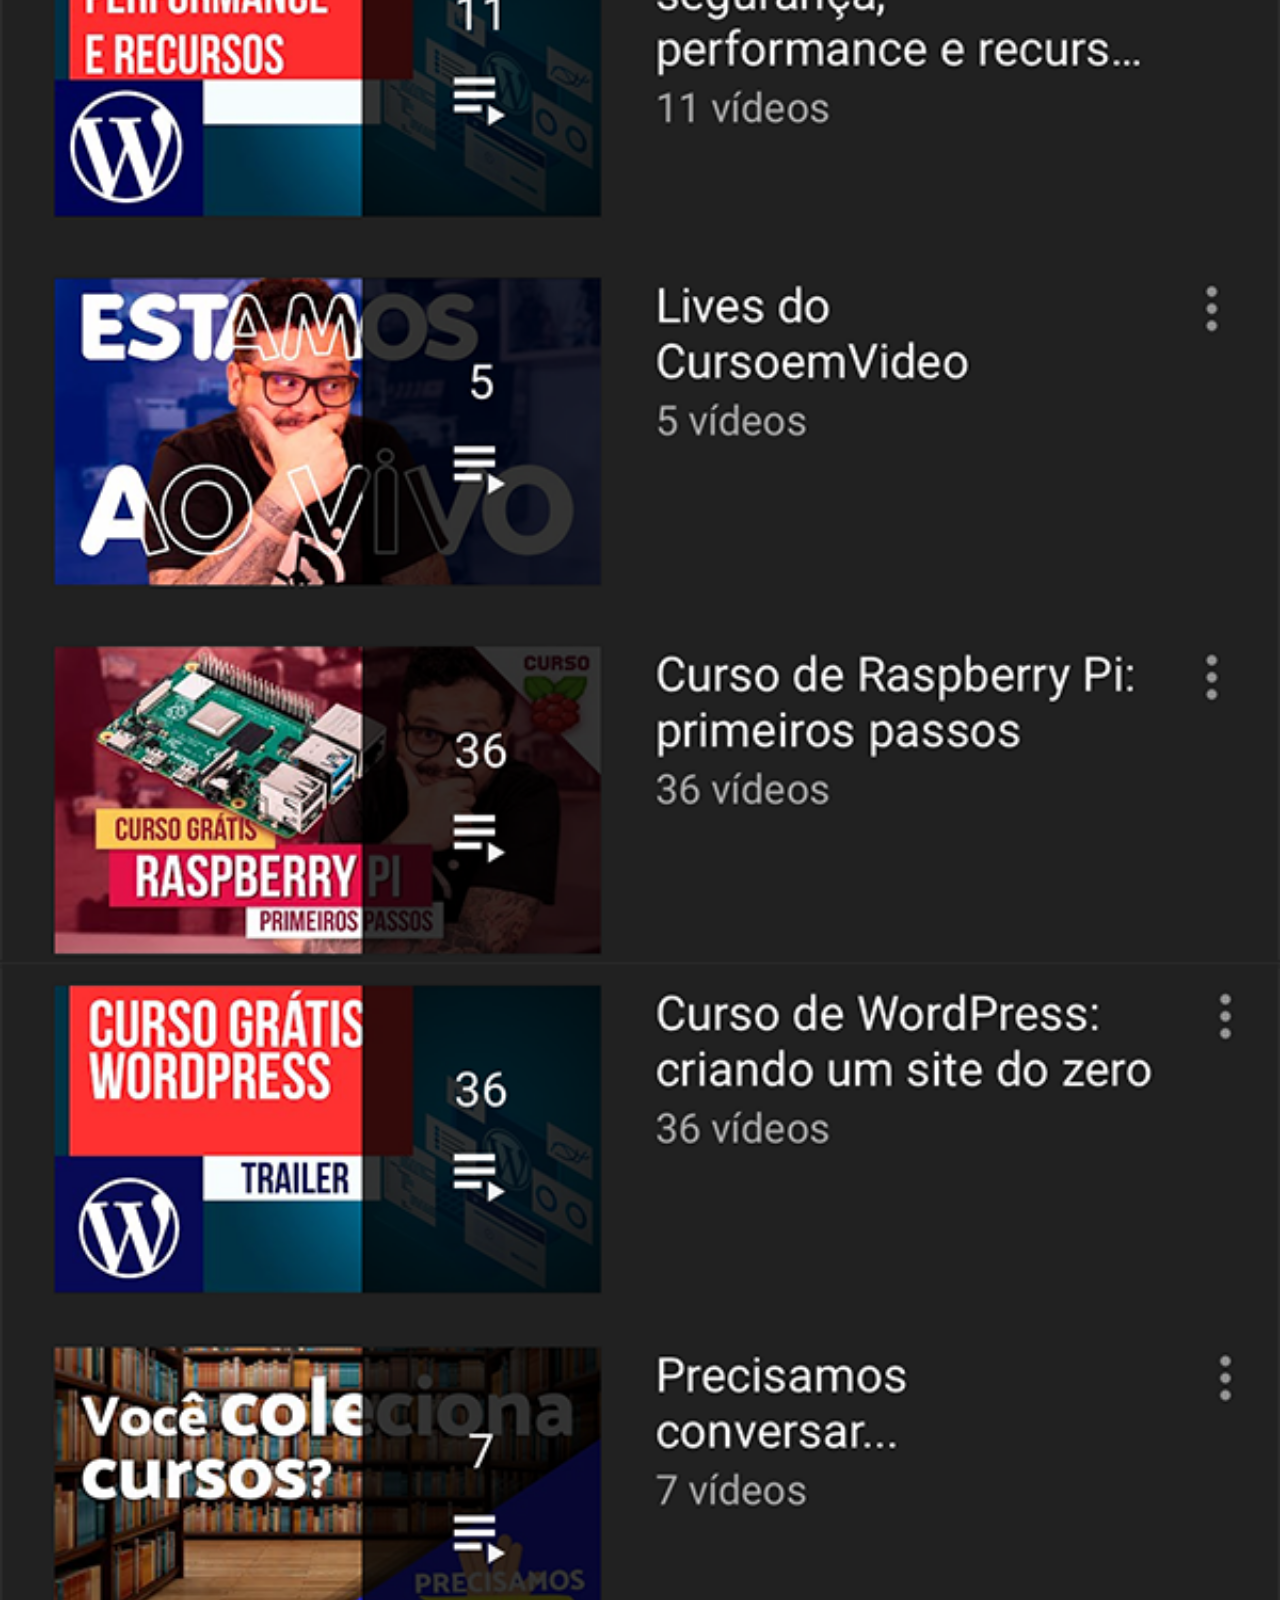
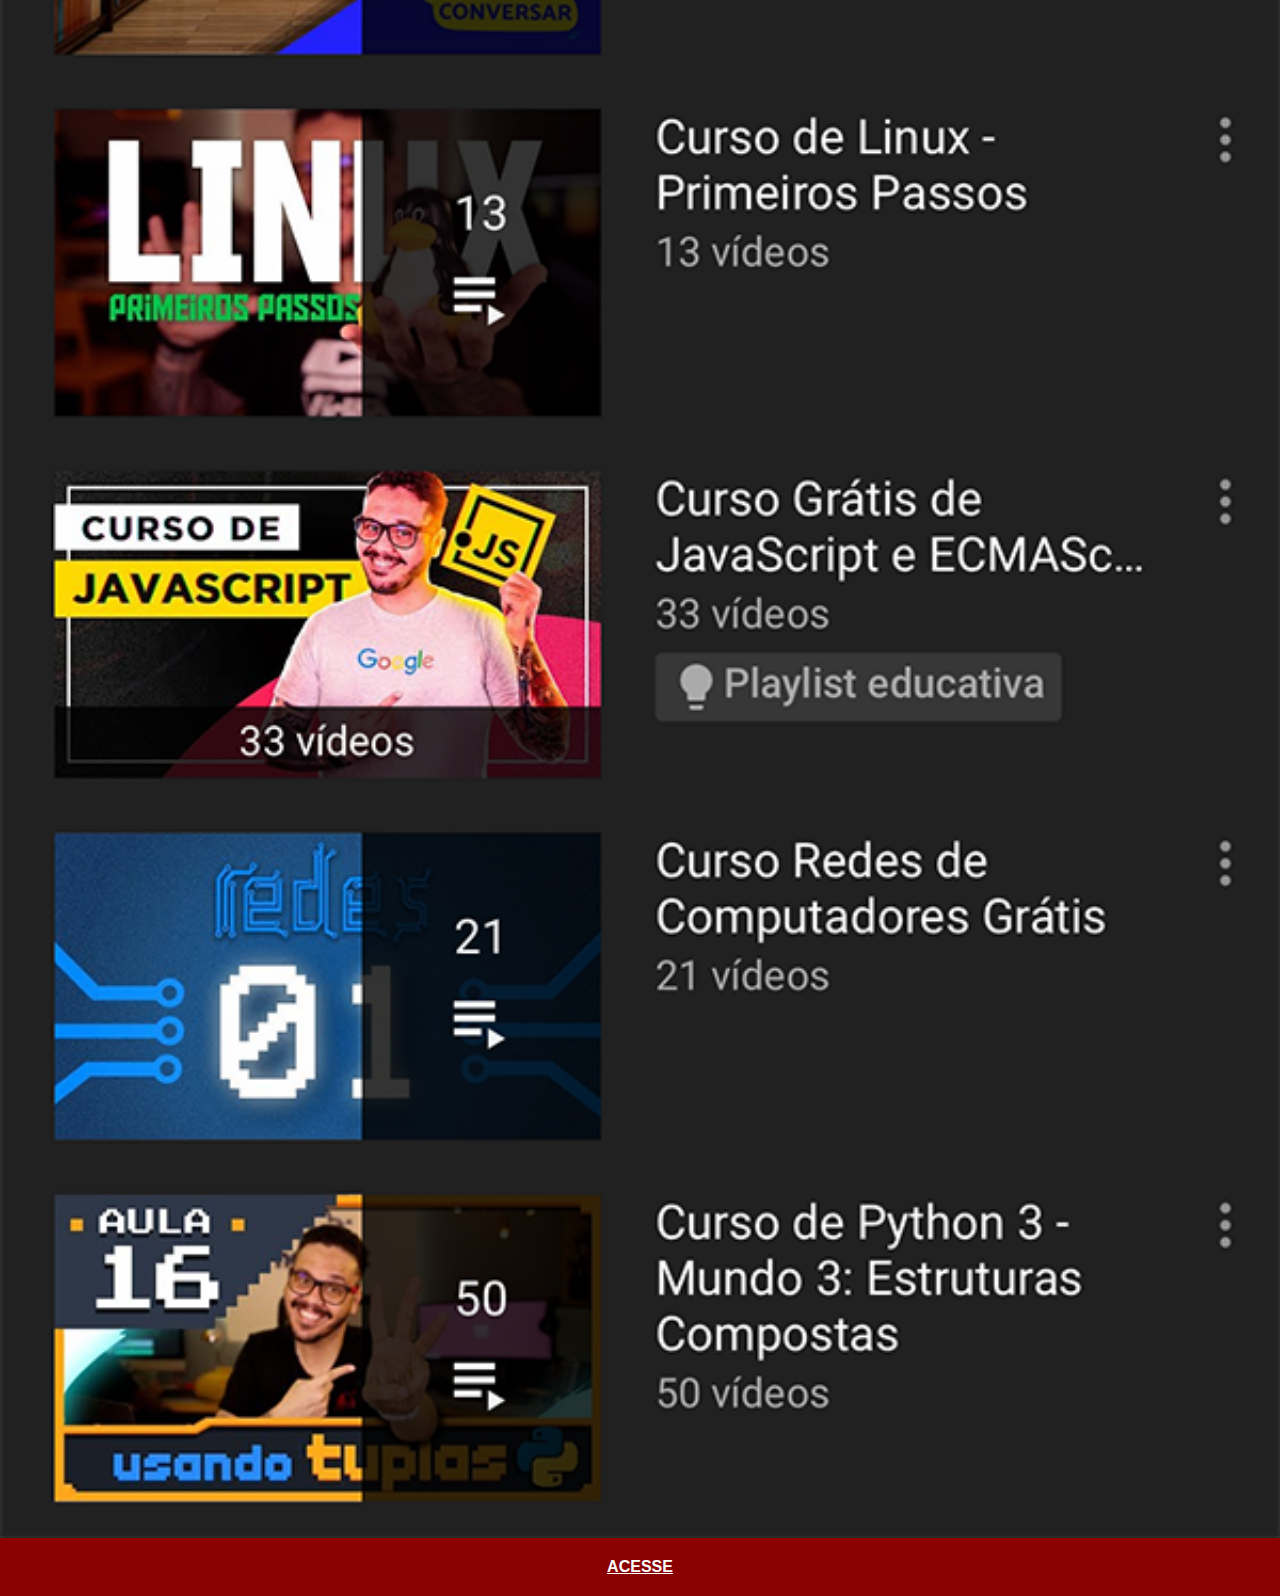
<file: youtube.html>
<!DOCTYPE html>
<html lang="pt-br">
<head>
    <meta charset="UTF-8">
    <meta name="viewport" content="width=device-width, initial-scale=1.0">
    <title>Youtube</title>
    <link rel="stylesheet" href="estilos/social.css">
</head>
<body>
    <img src="imagens/tela-youtube.png" alt="Github">
    <a href="https://www.youtube.com/@CursoemVideo/playlists" target="_blank">ACESSE</a>
</body>
</html>
</file>
<file: estilos/style.css>
@charset "UTF-8";

* {
    margin: 0px;
    padding: 0px;
    font-family: Arial, Helvetica, sans-serif;
}

html,body {
    height: 100vh;
    width: 100vw;
    background-color: black;
}

body {
    background: url(../imagens/fundo-madeira.jpg) no-repeat top center;
    background-size: cover;
    background-attachment: fixed;
}

main {
    height: 100vh;
    position: relative;
}

section#telefone {
    position: absolute;
    top: 50%;
    left: 50%;
    transform: translate(-50%, -50%); /*Lembrando que isso é pra centralizar uma imagem*/

    height: 627px;
    width: 311px;
    background: url(../imagens/frame-iphone.png) no-repeat;
}

iframe#tela {
    position: relative;
    top: 80px;
    left: 22px;
    width: 267px;
    height: 471px;
}


section#redes-sociais {
    text-align: right;
}

section#redes-sociais>a>img {
    width: 50px;
    height: 50px;
    margin: 10px;
    border-radius: 50%;
    box-shadow: 2px 2px 5px rgba(0, 0, 0, 0.400);
    box-sizing: border-box;
}

section#redes-sociais>a>img:hover {
    border: 2px solid rgba(255, 255, 255, 0.600);
    transform: translate(-3px, -3px);
    box-shadow: 5px 5px 10px rgba(0, 0, 0, 0.600);
    transition: transform .3s;
    transition: border .1s;
}
</file>
<file: estilos/social.css>
@charset "UTF-8";

* {
    padding: 0px;
    font-family: Arial, Helvetica, sans-serif;
    margin: 0px;
}    

img {
    width: 100vw;

}

::-webkit-scrollbar {
    width: 0px;
    height: 0px;
}

a {
    display: block;
    background-color: darkred;
    padding: 20px;
    text-align: center;
    font-weight: bolder;
    color: white;
    margin: -4px;
}

a:hover {
    background-color: red;
}
</file>
